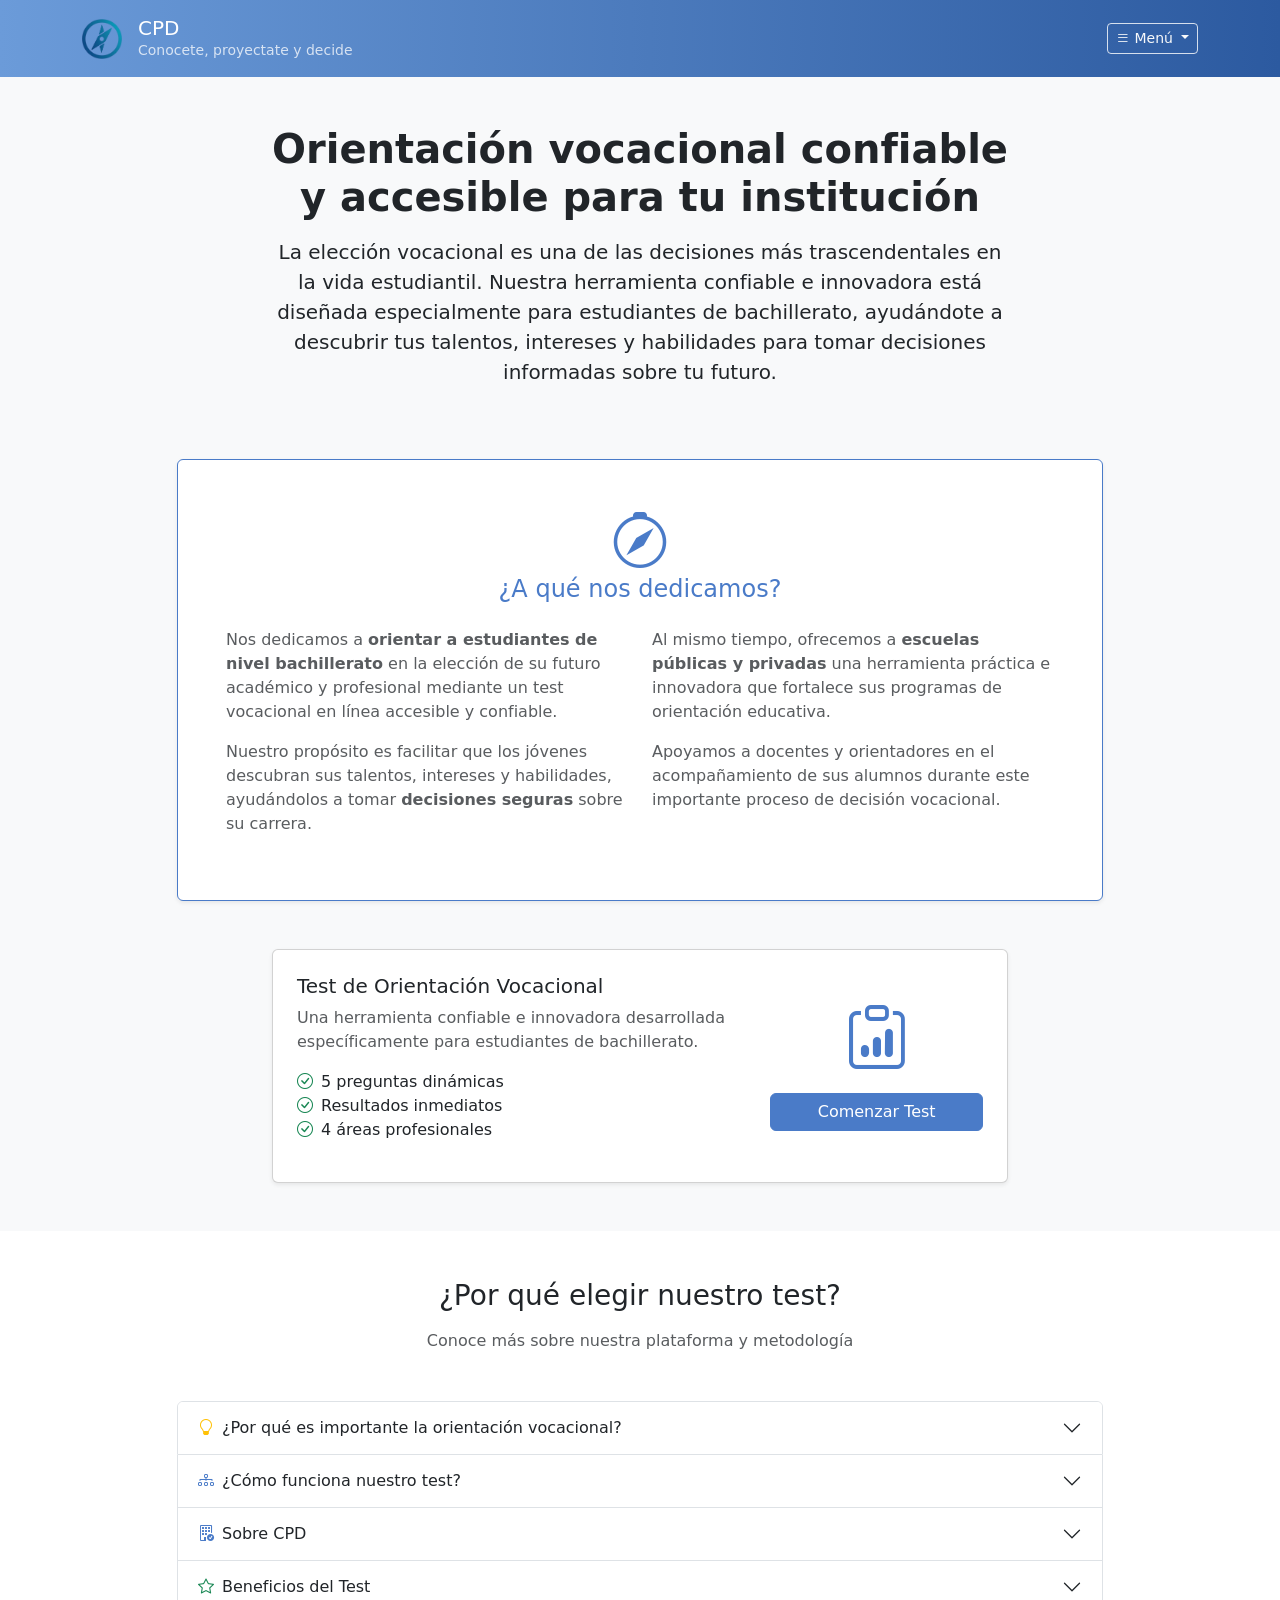
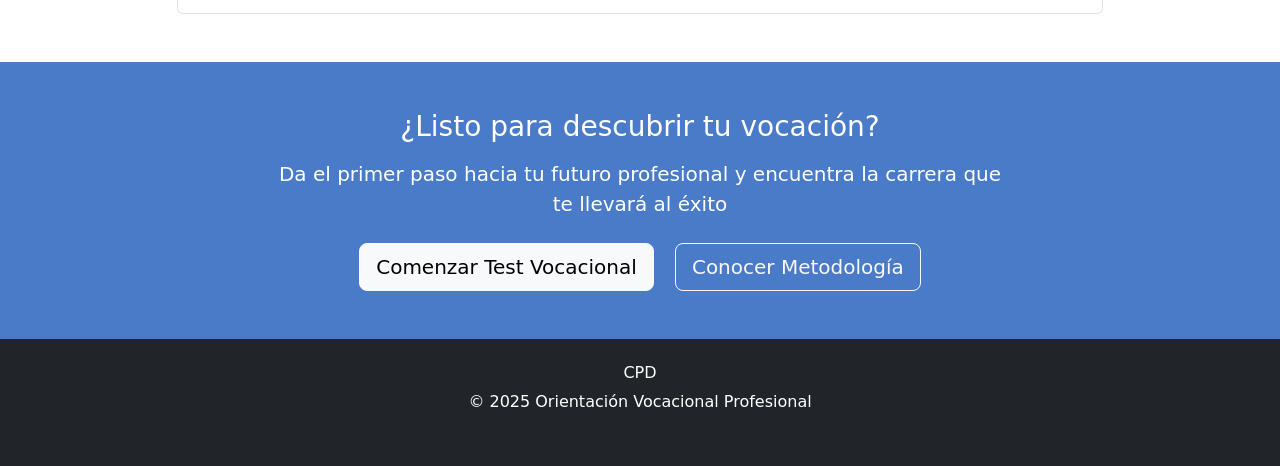
<file: index.html>
<!DOCTYPE html>
<html lang="es">
<head>
    <meta charset="UTF-8">
    <meta name="viewport" content="width=device-width, initial-scale=1.0">
    <title>Test Vocacional - Descubre tu Futuro Profesional</title>
    <!-- Bootstrap CSS -->
    <link href="https://cdn.jsdelivr.net/npm/bootstrap@5.3.2/dist/css/bootstrap.min.css" rel="stylesheet" integrity="sha384-T3c6CoIi6uLrA9TneNEoa7RxnatzjcDSCmG1MXxSR1GAsXEV/Dwwykc2MPK8M2HN" crossorigin="anonymous">
    <!-- Bootstrap Icons -->
    <link rel="stylesheet" href="https://cdn.jsdelivr.net/npm/bootstrap-icons@1.11.1/font/bootstrap-icons.css">
    <!-- Custom CSS -->
    <link rel="stylesheet" href="styles.css">
</head>
<body>
    <!-- Header con Logo -->
    <header class="bg-primary text-white py-3">
        <div class="container">
            <div class="row align-items-center">
                <div class="col-8 col-sm-8 col-md-6">
                    <div class="d-flex align-items-center">
                        <img src="logo.png" alt="CPD Logo" class="me-2 me-sm-3" style="height: 40px; width: auto;">
                        <div>
                            <h1 class="h5 h-sm-4 h-md-3 mb-0">CPD</h1>
                            <small class="opacity-75 d-none d-sm-block">Conocete, proyectate y decide</small>
                        </div>
                    </div>
                </div>
                <div class="col-4 col-sm-4 col-md-6 text-end">
                    <div class="dropdown">
                        <button class="btn btn-outline-light btn-sm dropdown-toggle" type="button" id="navDropdown" data-bs-toggle="dropdown" aria-expanded="false">
                            <i class="bi bi-list"></i> <span class="d-none d-sm-inline">Menú</span>
                        </button>
                        <ul class="dropdown-menu" aria-labelledby="navDropdown">
                            <li><a class="dropdown-item" href="#inicio">Inicio</a></li>
                            <li><a class="dropdown-item" href="acerca.html">Acerca de Nosotros</a></li>
                            <li><a class="dropdown-item" href="beneficios.html">Beneficios</a></li>
                            <li><a class="dropdown-item" href="metodologia.html">Metodología</a></li>
                            <li><hr class="dropdown-divider"></li>
                            <li><a class="dropdown-item" href="test.html"><i class="bi bi-clipboard-data me-2"></i>Tomar Test</a></li>
                        </ul>
                    </div>
                </div>
            </div>
        </div>
    </header>

    <!-- Hero Section + Test -->
    <section id="inicio" class="bg-light py-4 py-sm-5">
        <div class="container">
            <!-- Hero Content -->
            <div class="text-center mb-4 mb-sm-5">
                <div class="row justify-content-center">
                    <div class="col-11 col-sm-11 col-lg-8">
                        <h2 class="display-6 display-sm-5 fw-bold mb-3">Orientación vocacional confiable y accesible para tu institución</h2>
                        <p class="lead mb-4">
                            La elección vocacional es una de las <strong>decisiones más trascendentales</strong> en la vida estudiantil. 
                            Nuestra herramienta confiable e innovadora está diseñada especialmente para estudiantes de bachillerato, 
                            ayudándote a descubrir tus talentos, intereses y habilidades para tomar decisiones informadas sobre tu futuro.
                        </p>
                    </div>
                </div>
            </div>
            
            <!-- A qué nos dedicamos -->
            <div class="row justify-content-center mb-4 mb-sm-5">
                <div class="col-11 col-sm-10 col-lg-10">
                    <div class="card border-primary shadow-sm">
                        <div class="card-body p-3 p-sm-4 p-md-5">
                            <div class="text-center mb-3 mb-sm-4">
                                <i class="bi bi-compass display-4 display-sm-3 text-primary mb-3"></i>
                                <h4 class="card-title text-primary">¿A qué nos dedicamos?</h4>
                            </div>
                            <div class="row">
                                <div class="col-12 col-md-6 mb-3 mb-md-0">
                                    <p class="text-muted">
                                        Nos dedicamos a <strong>orientar a estudiantes de nivel bachillerato</strong> en la elección de su futuro académico y profesional mediante un test vocacional en línea accesible y confiable.
                                    </p>
                                    <p class="text-muted">
                                        Nuestro propósito es facilitar que los jóvenes descubran sus talentos, intereses y habilidades, ayudándolos a tomar <strong>decisiones seguras</strong> sobre su carrera.
                                    </p>
                                </div>
                                <div class="col-12 col-md-6">
                                    <p class="text-muted">
                                        Al mismo tiempo, ofrecemos a <strong>escuelas públicas y privadas</strong> una herramienta práctica e innovadora que fortalece sus programas de orientación educativa.
                                    </p>
                                    <p class="text-muted">
                                        Apoyamos a docentes y orientadores en el acompañamiento de sus alumnos durante este importante proceso de decisión vocacional.
                                    </p>
                                </div>
                            </div>
                        </div>
                    </div>
                </div>
            </div>
            
            <!-- Test Card -->
            <div class="row justify-content-center">
                <div class="col-11 col-sm-11 col-lg-8">
                    <div class="card shadow-sm">
                        <div class="card-body p-3 p-sm-4">
                            <div class="row align-items-center">
                                <div class="col-12 col-md-8 mb-3 mb-md-0">
                                    <h5 class="card-title">Test de Orientación Vocacional</h5>
                                    <p class="card-text text-muted">
                                        Una herramienta confiable e innovadora desarrollada específicamente para estudiantes de bachillerato. 
                                    </p>
                                    <ul class="list-unstyled">
                                        <li><i class="bi bi-check-circle text-success me-2"></i>5 preguntas dinámicas</li>
                                        <li><i class="bi bi-check-circle text-success me-2"></i>Resultados inmediatos</li>
                                        <li><i class="bi bi-check-circle text-success me-2"></i>4 áreas profesionales</li>
                                    </ul>
                                </div>
                                <div class="col-12 col-md-4 text-center">
                                    <i class="bi bi-clipboard-data display-3 display-sm-2 display-md-1 text-primary"></i>
                                    <a href="test.html" class="btn btn-primary mt-3 w-100">Comenzar Test</a>
                                </div>
                            </div>
                        </div>
                    </div>
                </div>
            </div>
        </div>
    </section>

    <!-- Información en Acordeón -->
    <section class="py-4 py-sm-5">
        <div class="container">
            <div class="text-center mb-4 mb-sm-5">
                <h3 class="h3 h-sm-2 mb-3">¿Por qué elegir nuestro test?</h3>
                <p class="text-muted">Conoce más sobre nuestra plataforma y metodología</p>
            </div>
            
            <div class="row justify-content-center">
                <div class="col-lg-10">
                    <div class="accordion" id="infoAccordion">
                        <div class="accordion-item">
                            <h2 class="accordion-header" id="headingOne">
                                <button class="accordion-button collapsed" type="button" data-bs-toggle="collapse" data-bs-target="#collapseOne" aria-expanded="false" aria-controls="collapseOne">
                                    <i class="bi bi-lightbulb me-2 text-warning"></i>
                                    ¿Por qué es importante la orientación vocacional?
                                </button>
                            </h2>
                            <div id="collapseOne" class="accordion-collapse collapse" aria-labelledby="headingOne" data-bs-parent="#infoAccordion">
                                <div class="accordion-body">
                                    <div class="row align-items-center">
                                        <div class="col-md-8">
                                            <p>La elección vocacional constituye <strong>una de las decisiones más trascendentales</strong> en la vida de los estudiantes de nivel medio superior, ya que influye directamente en su trayectoria académica, profesional y personal.</p>
                                            <p class="mb-3">Muchos jóvenes enfrentan este proceso con incertidumbre, presionados por factores como:</p>
                                            <ul class="list-unstyled">
                                                <li><i class="bi bi-arrow-right text-danger me-2"></i>Expectativas familiares</li>
                                                <li><i class="bi bi-arrow-right text-warning me-2"></i>Condiciones económicas</li>
                                                <li><i class="bi bi-arrow-right text-info me-2"></i>Falta de información vocacional</li>
                                                <li><i class="bi bi-arrow-right text-success me-2"></i>Escaso conocimiento de sí mismos</li>
                                            </ul>
                                            <p class="text-primary"><strong>Nuestro test busca reducir esta incertidumbre con herramientas científicas y accesibles.</strong></p>
                                        </div>
                                        <div class="col-md-4 text-center">
                                            <i class="bi bi-person-check display-2 text-primary"></i>
                                        </div>
                                    </div>
                                </div>
                            </div>
                        </div>
                        
                        <div class="accordion-item">
                            <h2 class="accordion-header" id="headingMethodology">
                                <button class="accordion-button collapsed" type="button" data-bs-toggle="collapse" data-bs-target="#collapseMethodology" aria-expanded="false" aria-controls="collapseMethodology">
                                    <i class="bi bi-diagram-3 me-2 text-primary"></i>
                                    ¿Cómo funciona nuestro test?
                                </button>
                            </h2>
                            <div id="collapseMethodology" class="accordion-collapse collapse" aria-labelledby="headingMethodology" data-bs-parent="#infoAccordion">
                                <div class="accordion-body">
                                    <div class="row align-items-center">
                                        <div class="col-md-8">
                                            <p>Nuestro test evalúa 4 áreas profesionales principales a través de 5 preguntas cuidadosamente diseñadas:</p>
                                            <ul class="list-unstyled">
                                                <li><i class="bi bi-arrow-right text-primary me-2"></i><strong>Ciencias y Tecnología:</strong> Matemáticas, ingeniería, investigación</li>
                                                <li><i class="bi bi-arrow-right text-success me-2"></i><strong>Artes y Humanidades:</strong> Literatura, arte, filosofía</li>
                                                <li><i class="bi bi-arrow-right text-info me-2"></i><strong>Ciencias Sociales:</strong> Psicología, sociología, educación</li>
                                                <li><i class="bi bi-arrow-right text-warning me-2"></i><strong>Negocios:</strong> Administración, economía, marketing</li>
                                            </ul>
                                        </div>
                                        <div class="col-md-4 text-center">
                                            <i class="bi bi-diagram-3 display-2 text-primary"></i>
                                        </div>
                                    </div>
                                </div>
                            </div>
                        </div>
                        
                        <div class="accordion-item">
                            <h2 class="accordion-header" id="headingTwo">
                                <button class="accordion-button collapsed" type="button" data-bs-toggle="collapse" data-bs-target="#collapseTwo" aria-expanded="false" aria-controls="collapseTwo">
                                    <i class="bi bi-building-check me-2 text-primary"></i>
                                    Sobre CPD
                                </button>
                            </h2>
                            <div id="collapseTwo" class="accordion-collapse collapse" aria-labelledby="headingTwo" data-bs-parent="#infoAccordion">
                                <div class="accordion-body">
                                    <p class="text-muted mb-3">Somos una institución comprometida con la orientación vocacional de calidad.</p>
                                    <div class="row g-3">
                                        <div class="col-md-4 text-center">
                                            <i class="bi bi-bullseye display-4 text-primary mb-2"></i>
                                            <h6>Misión</h6>
                                            <small class="text-muted">Brindar herramientas confiables de orientación vocacional</small>
                                        </div>
                                        <div class="col-md-4 text-center">
                                            <i class="bi bi-eye display-4 text-success mb-2"></i>
                                            <h6>Visión</h6>
                                            <small class="text-muted">Ser líderes en orientación vocacional digital</small>
                                        </div>
                                        <div class="col-md-4 text-center">
                                            <i class="bi bi-trophy display-4 text-warning mb-2"></i>
                                            <h6>Objetivo</h6>
                                            <small class="text-muted">Plataforma accesible e innovadora</small>
                                        </div>
                                    </div>
                                    <div class="text-center mt-3">
                                        <a href="acerca.html" class="btn btn-outline-primary">Conocer más</a>
                                    </div>
                                </div>
                            </div>
                        </div>
                        
                        <div class="accordion-item">
                            <h2 class="accordion-header" id="headingThree">
                                <button class="accordion-button collapsed" type="button" data-bs-toggle="collapse" data-bs-target="#collapseThree" aria-expanded="false" aria-controls="collapseThree">
                                    <i class="bi bi-star me-2 text-success"></i>
                                    Beneficios del Test
                                </button>
                            </h2>
                            <div id="collapseThree" class="accordion-collapse collapse" aria-labelledby="headingThree" data-bs-parent="#infoAccordion">
                                <div class="accordion-body">
                                    <div class="row">
                                        <div class="col-md-6">
                                            <h6 class="text-primary"><i class="bi bi-people me-2"></i>Para Estudiantes</h6>
                                            <ul class="list-unstyled">
                                                <li><i class="bi bi-check-circle text-success me-2"></i>Autoconocimiento profundo</li>
                                                <li><i class="bi bi-check-circle text-success me-2"></i>Decisiones más seguras</li>
                                                <li><i class="bi bi-check-circle text-success me-2"></i>Resultados inmediatos</li>
                                            </ul>
                                        </div>
                                        <div class="col-md-6">
                                            <h6 class="text-success"><i class="bi bi-building me-2"></i>Para Escuelas</h6>
                                            <ul class="list-unstyled">
                                                <li><i class="bi bi-check-circle text-primary me-2"></i>Herramienta de apoyo</li>
                                                <li><i class="bi bi-check-circle text-primary me-2"></i>Implementación sencilla</li>
                                                <li><i class="bi bi-check-circle text-primary me-2"></i>Refuerzo educativo</li>
                                            </ul>
                                        </div>
                                    </div>
                                    <div class="text-center mt-3">
                                        <a href="beneficios.html" class="btn btn-outline-success">Ver todos los beneficios</a>
                                    </div>
                                </div>
                            </div>
                        </div>
                    </div>
                </div>
            </div>
        </div>
    </section>

    <!-- Call to Action -->
    <section class="bg-primary text-white py-4 py-sm-5">
        <div class="container text-center">
            <div class="row justify-content-center">
                <div class="col-sm-11 col-lg-8">
                    <h3 class="h3 h-sm-2 mb-3">¿Listo para descubrir tu vocación?</h3>
                    <p class="lead mb-4">Da el primer paso hacia tu futuro profesional y encuentra la carrera que te llevará al éxito</p>
                    <div class="d-grid d-sm-block">
                        <a href="test.html" class="btn btn-light btn-lg mb-2 mb-sm-0 me-sm-3">Comenzar Test Vocacional</a>
                        <a href="metodologia.html" class="btn btn-outline-light btn-lg">Conocer Metodología</a>
                    </div>
                </div>
            </div>
        </div>
    </section>

    <!-- Footer -->
    <footer class="bg-dark text-white py-4">
        <div class="container">
            <div class="row align-items-center">
                <div class="col-12 text-center">
                    <h6>CPD</h6>
                    <p class="mb-1">© 2025 Orientación Vocacional Profesional</p>
                    <small class="text-muted">Basado en metodología científica para la orientación educativa</small>
                </div>
            </div>
        </div>
    </footer>

    <!-- Bootstrap JavaScript -->
    <script src="https://cdn.jsdelivr.net/npm/bootstrap@5.3.2/dist/js/bootstrap.bundle.min.js" integrity="sha384-C6RzsynM9kWDrMNeT87bh95OGNyZPhcTNXj1NW7RuBCsyN/o0jlpcV8Qyq46cDfL" crossorigin="anonymous"></script>
</body>
</html>
</file>
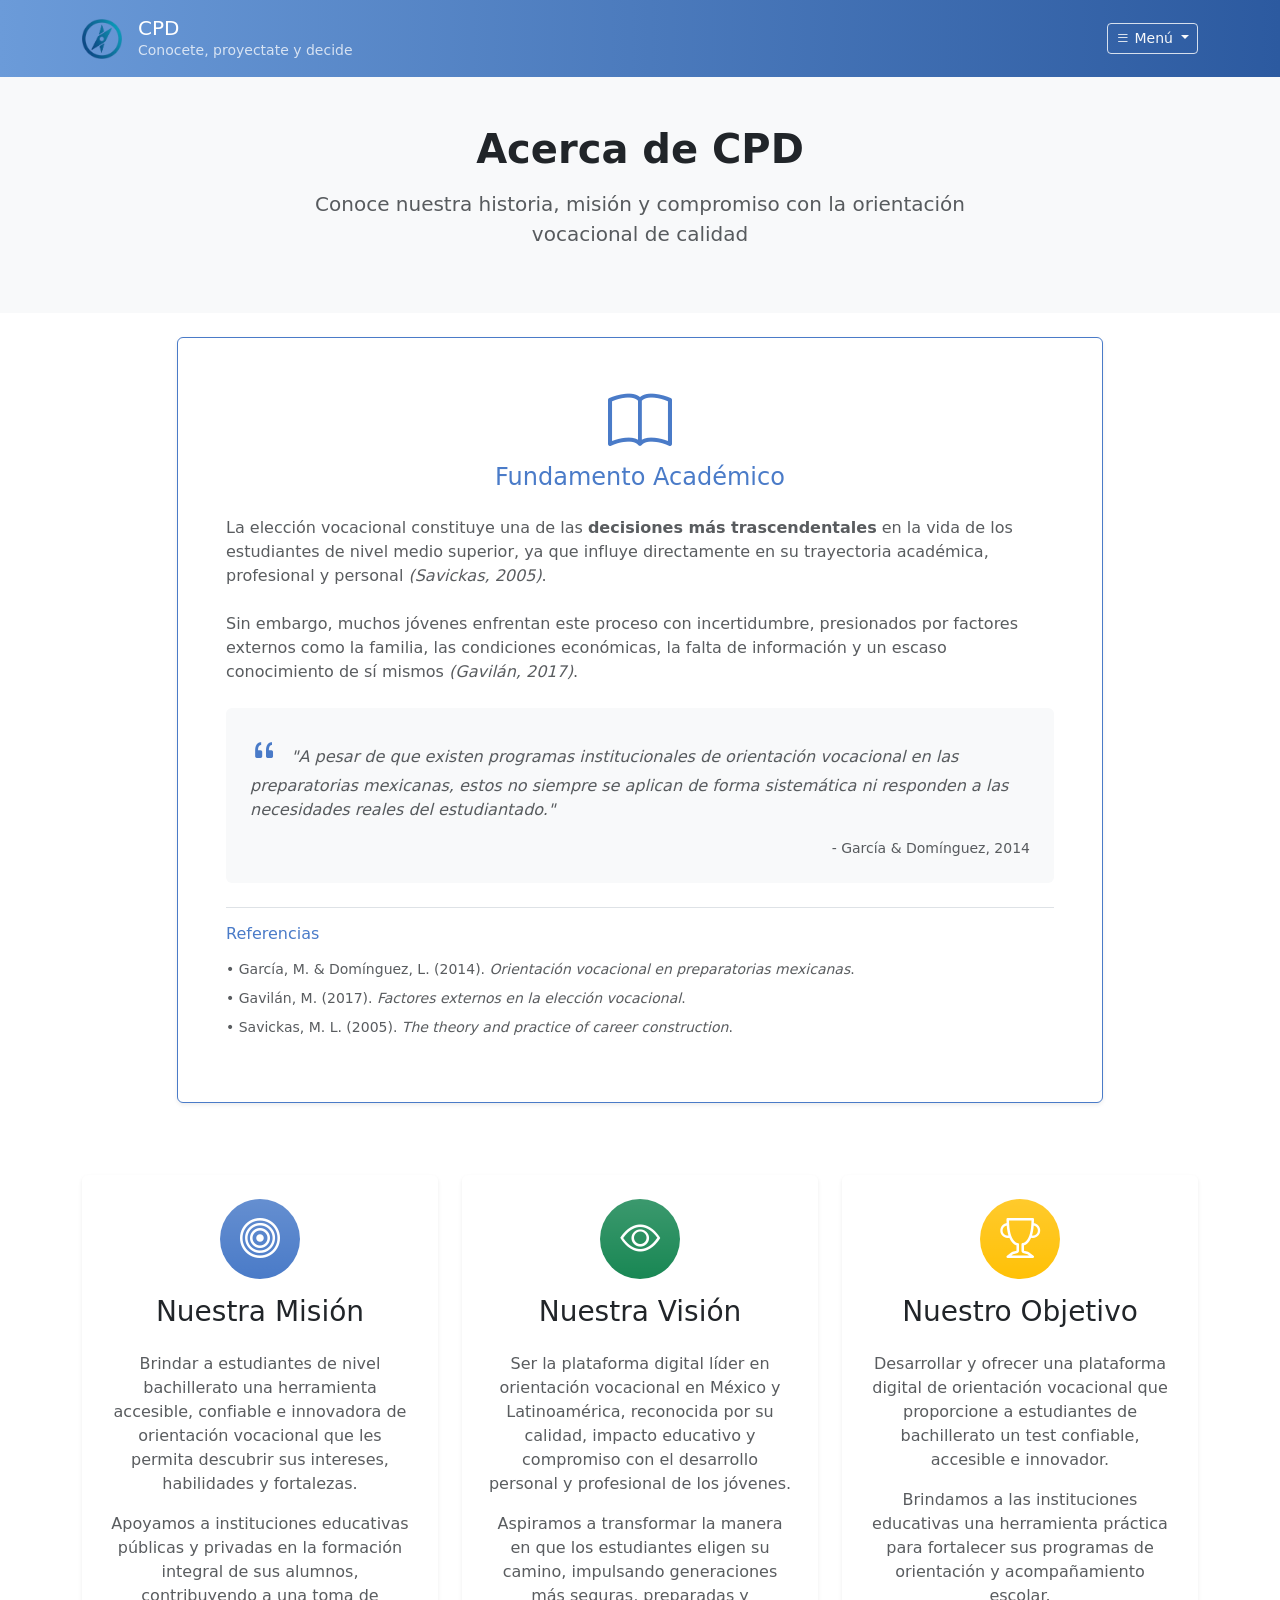
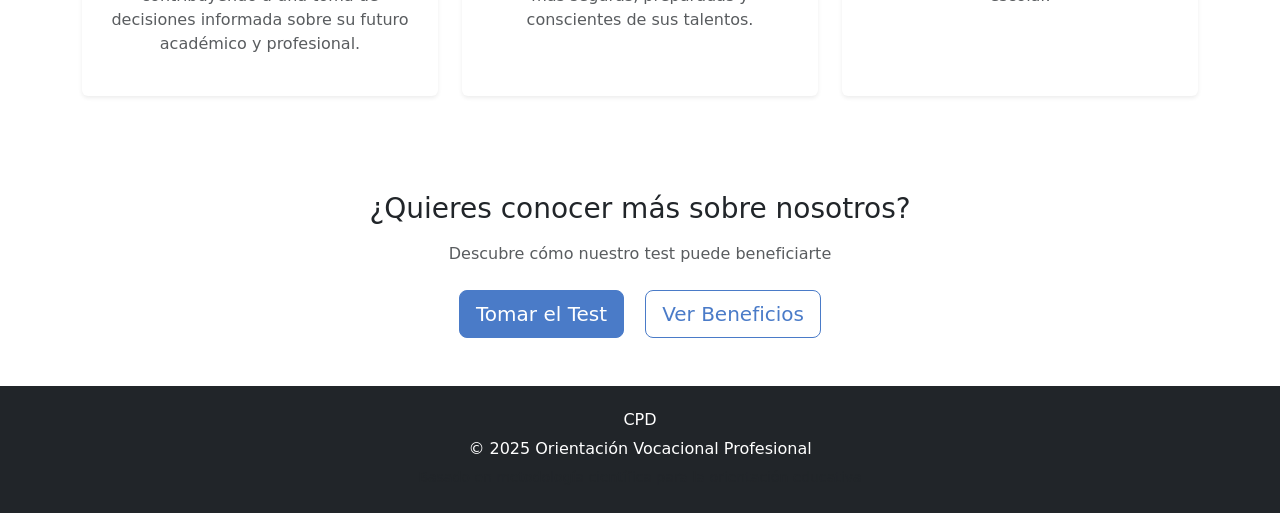
<file: acerca.html>
<!DOCTYPE html>
<html lang="es">
<head>
    <meta charset="UTF-8">
    <meta name="viewport" content="width=device-width, initial-scale=1.0">
    <title>Acerca de Nosotros - CPD</title>
    <!-- Bootstrap CSS -->
    <link href="https://cdn.jsdelivr.net/npm/bootstrap@5.3.2/dist/css/bootstrap.min.css" rel="stylesheet" integrity="sha384-T3c6CoIi6uLrA9TneNEoa7RxnatzjcDSCmG1MXxSR1GAsXEV/Dwwykc2MPK8M2HN" crossorigin="anonymous">
    <!-- Bootstrap Icons -->
    <link rel="stylesheet" href="https://cdn.jsdelivr.net/npm/bootstrap-icons@1.11.1/font/bootstrap-icons.css">
    <!-- Custom CSS -->
    <link rel="stylesheet" href="styles.css">
</head>
<body>
    <!-- Header con Logo -->
    <header class="bg-primary text-white py-3">
        <div class="container">
            <div class="row align-items-center">
                <div class="col-8 col-sm-8 col-md-6">
                    <div class="d-flex align-items-center">
                        <img src="logo.png" alt="CPD Logo" class="me-2 me-sm-3" style="height: 40px; width: auto;">
                        <div>
                            <h1 class="h5 h-sm-4 h-md-3 mb-0">CPD</h1>
                            <small class="opacity-75 d-none d-sm-block">Conocete, proyectate y decide</small>
                        </div>
                    </div>
                </div>
                <div class="col-4 col-sm-4 col-md-6 text-end">
                    <div class="dropdown">
                        <button class="btn btn-outline-light btn-sm dropdown-toggle" type="button" id="navDropdown" data-bs-toggle="dropdown" aria-expanded="false">
                            <i class="bi bi-list"></i> <span class="d-none d-sm-inline">Menú</span>
                        </button>
                        <ul class="dropdown-menu" aria-labelledby="navDropdown">
                            <li><a class="dropdown-item" href="index.html">Inicio</a></li>
                            <li><a class="dropdown-item active" href="acerca.html">Acerca de Nosotros</a></li>
                            <li><a class="dropdown-item" href="beneficios.html">Beneficios</a></li>
                            <li><a class="dropdown-item" href="metodologia.html">Metodología</a></li>
                            <li><hr class="dropdown-divider"></li>
                            <li><a class="dropdown-item" href="test.html"><i class="bi bi-clipboard-data me-2"></i>Tomar Test</a></li>
                        </ul>
                    </div>
                </div>
            </div>
        </div>
    </header>

    <!-- Hero Section -->
    <section class="bg-light py-4 py-sm-5">
        <div class="container">
            <div class="text-center">
                <div class="row justify-content-center">
                    <div class="col-lg-8">
                        <h2 class="display-6 fw-bold mb-3">Acerca de CPD</h2>
                        <p class="lead text-muted">
                            Conoce nuestra historia, misión y compromiso con la orientación vocacional de calidad
                        </p>
                    </div>
                </div>
            </div>
        </div>
    </section>

    <!-- Contexto y Fundamento -->
    <section class="py-4">
        <div class="container">
            <div class="row justify-content-center">
                <div class="col-lg-10">
                    <div class="card border-primary shadow-sm">
                        <div class="card-body p-4 p-sm-5">
                            <div class="text-center mb-4">
                                <i id="secret-book" class="bi bi-book display-3 text-primary mb-3" style="cursor: pointer; transition: all 0.3s ease;"></i>
                                <h4 class="text-primary">Fundamento Académico</h4>
                            </div>
                            <div class="row">
                                <div class="col-md-12">
                                    <p class="text-muted mb-4">
                                        La elección vocacional constituye una de las <strong>decisiones más trascendentales</strong> en la vida de los estudiantes de nivel medio superior, ya que influye directamente en su trayectoria académica, profesional y personal <em>(Savickas, 2005)</em>.
                                    </p>
                                    <p class="text-muted mb-4">
                                        Sin embargo, muchos jóvenes enfrentan este proceso con incertidumbre, presionados por factores externos como la familia, las condiciones económicas, la falta de información y un escaso conocimiento de sí mismos <em>(Gavilán, 2017)</em>.
                                    </p>
                                    <div class="bg-light p-4 rounded">
                                        <p class="text-muted mb-3">
                                            <i class="bi bi-quote text-primary fs-3 me-2"></i>
                                            <em>"A pesar de que existen programas institucionales de orientación vocacional en las preparatorias mexicanas, estos no siempre se aplican de forma sistemática ni responden a las necesidades reales del estudiantado."</em>
                                        </p>
                                        <p class="text-end text-muted small mt-2 mb-0">- García & Domínguez, 2014</p>
                                    </div>
                                    
                                    <!-- Referencias Bibliográficas -->
                                    <div class="mt-4 pt-3 border-top">
                                        <h6 class="text-primary mb-3">Referencias</h6>
                                        <ul class="list-unstyled small text-muted">
                                            <li class="mb-2">• García, M. & Domínguez, L. (2014). <em>Orientación vocacional en preparatorias mexicanas</em>.</li>
                                            <li class="mb-2">• Gavilán, M. (2017). <em>Factores externos en la elección vocacional</em>.</li>
                                            <li class="mb-2">• Savickas, M. L. (2005). <em>The theory and practice of career construction</em>.</li>
                                        </ul>
                                    </div>
                                </div>
                            </div>
                        </div>
                    </div>
                </div>
            </div>
        </div>
    </section>

    <!-- Misión, Visión y Objetivos -->
    <section class="py-5">
        <div class="container">
            <div class="row g-4">
                <!-- Misión -->
                <div class="col-lg-4">
                    <div class="card h-100 border-0 shadow-sm">
                        <div class="card-body p-4">
                            <div class="text-center mb-4">
                                <div class="bg-primary bg-gradient rounded-circle d-inline-flex align-items-center justify-content-center" style="width: 80px; height: 80px;">
                                    <i class="bi bi-bullseye fs-1 text-white"></i>
                                </div>
                                <h3 class="mt-3 mb-3">Nuestra Misión</h3>
                            </div>
                            <p class="text-muted text-center">
                                Brindar a estudiantes de nivel bachillerato una herramienta accesible, confiable e innovadora de orientación vocacional que les permita descubrir sus intereses, habilidades y fortalezas.
                            </p>
                            <p class="text-muted text-center">
                                Apoyamos a instituciones educativas públicas y privadas en la formación integral de sus alumnos, contribuyendo a una toma de decisiones informada sobre su futuro académico y profesional.
                            </p>
                        </div>
                    </div>
                </div>
                
                <!-- Visión -->
                <div class="col-lg-4">
                    <div class="card h-100 border-0 shadow-sm">
                        <div class="card-body p-4">
                            <div class="text-center mb-4">
                                <div class="bg-success bg-gradient rounded-circle d-inline-flex align-items-center justify-content-center" style="width: 80px; height: 80px;">
                                    <i class="bi bi-eye fs-1 text-white"></i>
                                </div>
                                <h3 class="mt-3 mb-3">Nuestra Visión</h3>
                            </div>
                            <p class="text-muted text-center">
                                Ser la plataforma digital líder en orientación vocacional en México y Latinoamérica, reconocida por su calidad, impacto educativo y compromiso con el desarrollo personal y profesional de los jóvenes.
                            </p>
                            <p class="text-muted text-center">
                                Aspiramos a transformar la manera en que los estudiantes eligen su camino, impulsando generaciones más seguras, preparadas y conscientes de sus talentos.
                            </p>
                        </div>
                    </div>
                </div>
                
                <!-- Objetivo -->
                <div class="col-lg-4">
                    <div class="card h-100 border-0 shadow-sm">
                        <div class="card-body p-4">
                            <div class="text-center mb-4">
                                <div class="bg-warning bg-gradient rounded-circle d-inline-flex align-items-center justify-content-center" style="width: 80px; height: 80px;">
                                    <i class="bi bi-trophy fs-1 text-white"></i>
                                </div>
                                <h3 class="mt-3 mb-3">Nuestro Objetivo</h3>
                            </div>
                            <p class="text-muted text-center">
                                Desarrollar y ofrecer una plataforma digital de orientación vocacional que proporcione a estudiantes de bachillerato un test confiable, accesible e innovador.
                            </p>
                            <p class="text-muted text-center">
                                Brindamos a las instituciones educativas una herramienta práctica para fortalecer sus programas de orientación y acompañamiento escolar.
                            </p>
                        </div>
                    </div>
                </div>
            </div>
        </div>
    </section>

    <!-- Call to Action -->
    <section class="py-5">
        <div class="container text-center">
            <div class="row justify-content-center">
                <div class="col-lg-8">
                    <h3 class="mb-3">¿Quieres conocer más sobre nosotros?</h3>
                    <p class="text-muted mb-4">Descubre cómo nuestro test puede beneficiarte</p>
                    <div class="d-grid d-sm-block">
                        <a href="test.html" class="btn btn-primary btn-lg me-sm-3 mb-2 mb-sm-0">Tomar el Test</a>
                        <a href="beneficios.html" class="btn btn-outline-primary btn-lg">Ver Beneficios</a>
                    </div>
                </div>
            </div>
        </div>
    </section>

    <!-- Footer -->
    <footer class="bg-dark text-white py-4">
        <div class="container">
            <div class="row align-items-center">
                <div class="col-12 text-center">
                    <h6>CPD</h6>
                    <p class="mb-1">© 2025 Orientación Vocacional Profesional</p>
                    <small class="text-muted">Basado en metodología científica para la orientación educativa</small>
                </div>
            </div>
        </div>
    </footer>

    <!-- Bootstrap JavaScript -->
    <script src="https://cdn.jsdelivr.net/npm/bootstrap@5.3.2/dist/js/bootstrap.bundle.min.js" integrity="sha384-C6RzsynM9kWDrMNeT87bh95OGNyZPhcTNXj1NW7RuBCsyN/o0jlpcV8Qyq46cDfL" crossorigin="anonymous"></script>
    
    <!-- Easter Egg Script -->
    <script>
        let clickCount = 0;
        const secretBook = document.getElementById('secret-book');
        
        if (secretBook) {
            secretBook.addEventListener('click', function(event) {
                // Prevenir cualquier comportamiento por defecto
                event.preventDefault();
                event.stopPropagation();
                
                clickCount++;
                
                // Solo al quinto clic hacer el cambio al corazón y redirigir
                if (clickCount === 5) {
                    this.style.color = '#e056fd';
                    this.classList.remove('bi-book');
                    this.classList.add('bi-heart-fill');
                    
                    // Animación final
                    this.style.transform = 'scale(1.5)';
                    this.style.textShadow = '0 0 20px #e056fd';
                    
                    // Redirigir después de una pequeña pausa
                    setTimeout(() => {
                        window.location.href = 'sorpresa.html';
                    }, 800);
                } else {
                    // Solo un pequeño efecto visual sin cambios
                    this.style.transform = 'scale(1.1)';
                    setTimeout(() => {
                        this.style.transform = 'scale(1)';
                    }, 150);
                }
            });
            
            // Agregar un efecto hover sutil para indicar que es clickeable
            secretBook.addEventListener('mouseenter', function() {
                if (clickCount === 0) {
                    this.style.transform = 'scale(1.05)';
                }
            });
            
            secretBook.addEventListener('mouseleave', function() {
                if (clickCount === 0) {
                    this.style.transform = 'scale(1)';
                }
            });
        }
    </script>
</body>
</html>
</file>
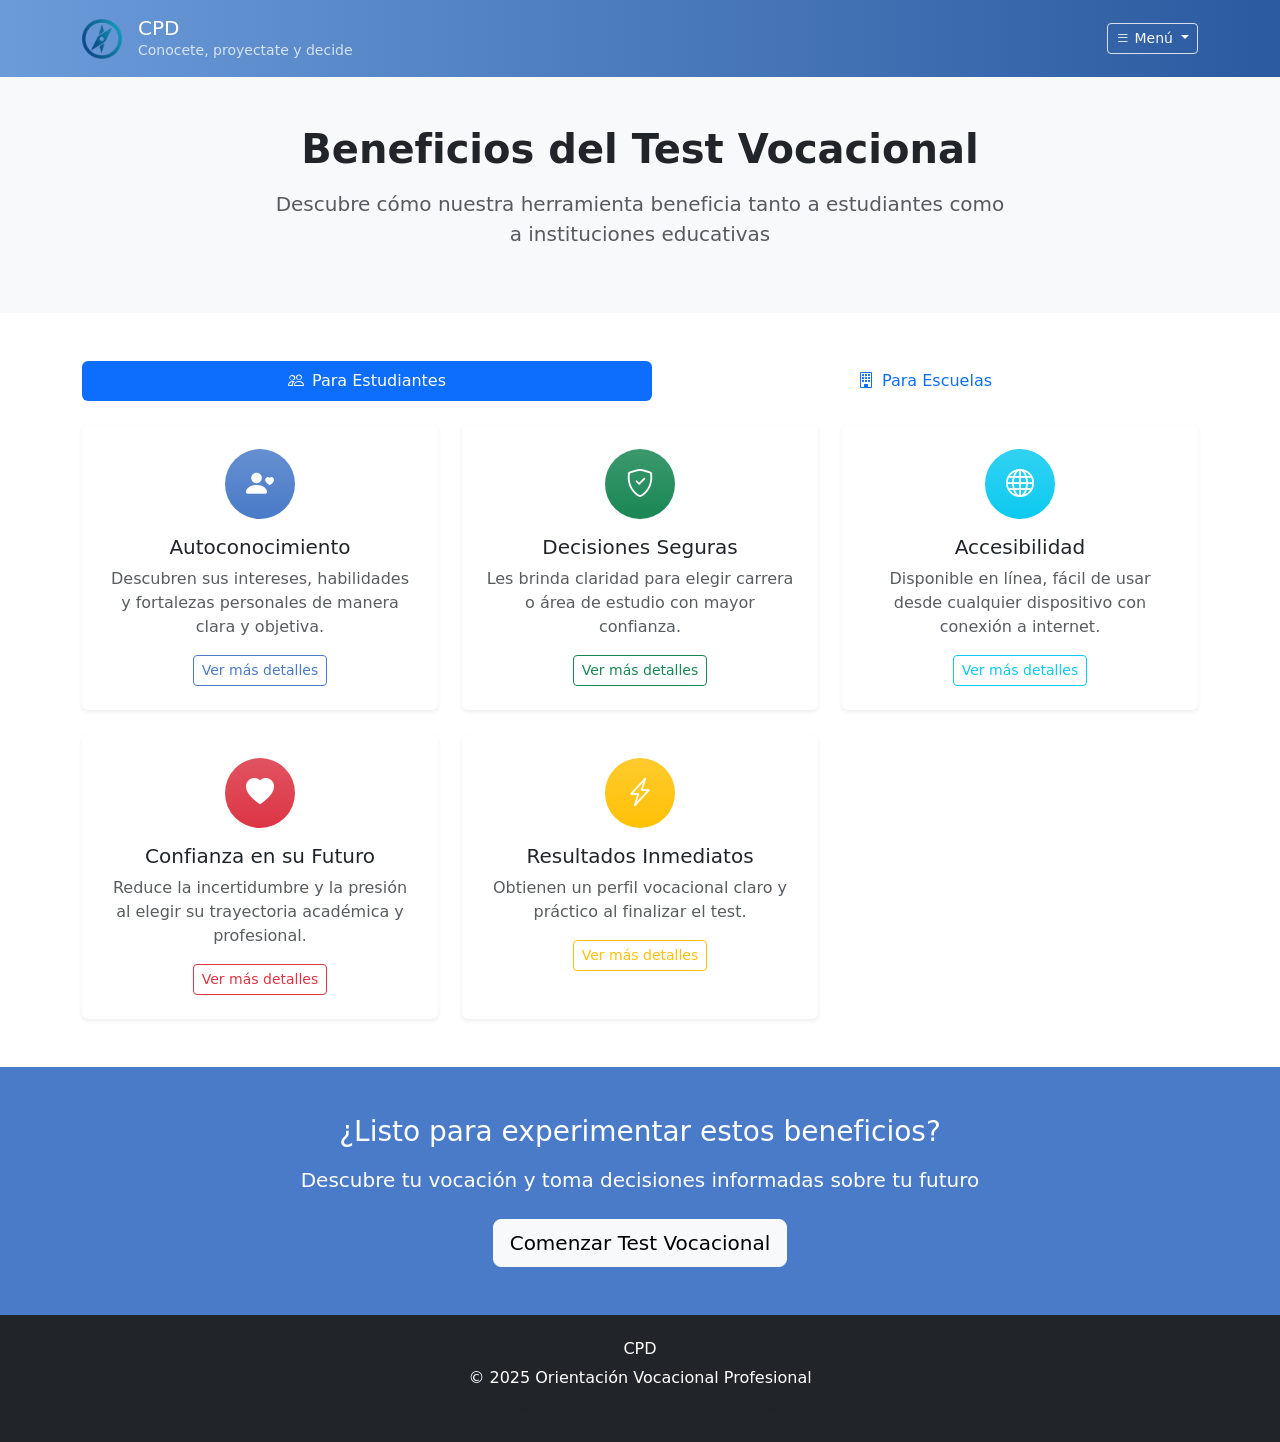
<file: beneficios.html>
<!DOCTYPE html>
<html lang="es">
<head>
    <meta charset="UTF-8">
    <meta name="viewport" content="width=device-width, initial-scale=1.0">
    <title>Beneficios - CPD</title>
    <!-- Bootstrap CSS -->
    <link href="https://cdn.jsdelivr.net/npm/bootstrap@5.3.2/dist/css/bootstrap.min.css" rel="stylesheet" integrity="sha384-T3c6CoIi6uLrA9TneNEoa7RxnatzjcDSCmG1MXxSR1GAsXEV/Dwwykc2MPK8M2HN" crossorigin="anonymous">
    <!-- Bootstrap Icons -->
    <link rel="stylesheet" href="https://cdn.jsdelivr.net/npm/bootstrap-icons@1.11.1/font/bootstrap-icons.css">
    <!-- Custom CSS -->
    <link rel="stylesheet" href="styles.css">
</head>
<body>
    <!-- Header con Logo -->
    <header class="bg-primary text-white py-3">
        <div class="container">
            <div class="row align-items-center">
                <div class="col-8 col-sm-8 col-md-6">
                    <div class="d-flex align-items-center">
                        <img src="logo.png" alt="CPD Logo" class="me-2 me-sm-3" style="height: 40px; width: auto;">
                        <div>
                            <h1 class="h5 h-sm-4 h-md-3 mb-0">CPD</h1>
                            <small class="opacity-75 d-none d-sm-block">Conocete, proyectate y decide</small>
                        </div>
                    </div>
                </div>
                <div class="col-4 col-sm-4 col-md-6 text-end">
                    <div class="dropdown">
                        <button class="btn btn-outline-light btn-sm dropdown-toggle" type="button" id="navDropdown" data-bs-toggle="dropdown" aria-expanded="false">
                            <i class="bi bi-list"></i> <span class="d-none d-sm-inline">Menú</span>
                        </button>
                        <ul class="dropdown-menu" aria-labelledby="navDropdown">
                            <li><a class="dropdown-item" href="index.html">Inicio</a></li>
                            <li><a class="dropdown-item" href="acerca.html">Acerca de Nosotros</a></li>
                            <li><a class="dropdown-item active" href="beneficios.html">Beneficios</a></li>
                            <li><a class="dropdown-item" href="metodologia.html">Metodología</a></li>
                            <li><hr class="dropdown-divider"></li>
                            <li><a class="dropdown-item" href="test.html"><i class="bi bi-clipboard-data me-2"></i>Tomar Test</a></li>
                        </ul>
                    </div>
                </div>
            </div>
        </div>
    </header>

    <!-- Hero Section -->
    <section class="bg-light py-4 py-sm-5">
        <div class="container">
            <div class="text-center">
                <div class="row justify-content-center">
                    <div class="col-lg-8">
                        <h2 class="display-6 fw-bold mb-3">Beneficios del Test Vocacional</h2>
                        <p class="lead text-muted">
                            Descubre cómo nuestra herramienta beneficia tanto a estudiantes como a instituciones educativas
                        </p>
                    </div>
                </div>
            </div>
        </div>
    </section>

    <!-- Tabs de Beneficios -->
    <section class="py-5">
        <div class="container">
            <!-- Nav Tabs -->
            <ul class="nav nav-pills nav-fill mb-4" id="beneficiosTab" role="tablist">
                <li class="nav-item" role="presentation">
                    <button class="nav-link active" id="estudiantes-tab" data-bs-toggle="pill" data-bs-target="#estudiantes" type="button" role="tab" aria-controls="estudiantes" aria-selected="true">
                        <i class="bi bi-people me-2"></i>Para Estudiantes
                    </button>
                </li>
                <li class="nav-item" role="presentation">
                    <button class="nav-link" id="escuelas-tab" data-bs-toggle="pill" data-bs-target="#escuelas" type="button" role="tab" aria-controls="escuelas" aria-selected="false">
                        <i class="bi bi-building me-2"></i>Para Escuelas
                    </button>
                </li>
            </ul>

            <!-- Tab Content -->
            <div class="tab-content" id="beneficiosTabContent">
                <!-- Beneficios para Estudiantes -->
                <div class="tab-pane fade show active" id="estudiantes" role="tabpanel" aria-labelledby="estudiantes-tab">
                    <div class="row g-4">
                        <!-- Autoconocimiento -->
                        <div class="col-md-6 col-lg-4">
                            <div class="card h-100 border-0 shadow-sm">
                                <div class="card-body text-center p-4">
                                    <div class="bg-primary bg-gradient rounded-circle d-inline-flex align-items-center justify-content-center mb-3" style="width: 70px; height: 70px;">
                                        <i class="bi bi-person-heart fs-3 text-white"></i>
                                    </div>
                                    <h5 class="card-title">Autoconocimiento</h5>
                                    <p class="card-text text-muted">
                                        Descubren sus intereses, habilidades y fortalezas personales de manera clara y objetiva.
                                    </p>
                                    <!-- Collapse Button -->
                                    <button class="btn btn-outline-primary btn-sm" type="button" data-bs-toggle="collapse" data-bs-target="#collapseAutoconocimiento" aria-expanded="false" aria-controls="collapseAutoconocimiento">
                                        Ver más detalles
                                    </button>
                                    <!-- Collapse Content -->
                                    <div class="collapse mt-3" id="collapseAutoconocimiento">
                                        <div class="card card-body border-primary">
                                            <ul class="list-unstyled mb-0 text-start">
                                                <li><i class="bi bi-check text-success me-2"></i>Identificación de aptitudes naturales</li>
                                                <li><i class="bi bi-check text-success me-2"></i>Reconocimiento de intereses profesionales</li>
                                                <li><i class="bi bi-check text-success me-2"></i>Claridad sobre fortalezas personales</li>
                                            </ul>
                                        </div>
                                    </div>
                                </div>
                            </div>
                        </div>
                        
                        <!-- Decisiones Seguras -->
                        <div class="col-md-6 col-lg-4">
                            <div class="card h-100 border-0 shadow-sm">
                                <div class="card-body text-center p-4">
                                    <div class="bg-success bg-gradient rounded-circle d-inline-flex align-items-center justify-content-center mb-3" style="width: 70px; height: 70px;">
                                        <i class="bi bi-shield-check fs-3 text-white"></i>
                                    </div>
                                    <h5 class="card-title">Decisiones Seguras</h5>
                                    <p class="card-text text-muted">
                                        Les brinda claridad para elegir carrera o área de estudio con mayor confianza.
                                    </p>
                                    <button class="btn btn-outline-success btn-sm" type="button" data-bs-toggle="collapse" data-bs-target="#collapseDecisiones" aria-expanded="false" aria-controls="collapseDecisiones">
                                        Ver más detalles
                                    </button>
                                    <div class="collapse mt-3" id="collapseDecisiones">
                                        <div class="card card-body border-success">
                                            <ul class="list-unstyled mb-0 text-start">
                                                <li><i class="bi bi-check text-success me-2"></i>Reduce la incertidumbre vocacional</li>
                                                <li><i class="bi bi-check text-success me-2"></i>Proporciona base científica para decidir</li>
                                                <li><i class="bi bi-check text-success me-2"></i>Minimiza cambios de carrera</li>
                                            </ul>
                                        </div>
                                    </div>
                                </div>
                            </div>
                        </div>
                        
                        <!-- Accesibilidad -->
                        <div class="col-md-6 col-lg-4">
                            <div class="card h-100 border-0 shadow-sm">
                                <div class="card-body text-center p-4">
                                    <div class="bg-info bg-gradient rounded-circle d-inline-flex align-items-center justify-content-center mb-3" style="width: 70px; height: 70px;">
                                        <i class="bi bi-globe fs-3 text-white"></i>
                                    </div>
                                    <h5 class="card-title">Accesibilidad</h5>
                                    <p class="card-text text-muted">
                                        Disponible en línea, fácil de usar desde cualquier dispositivo con conexión a internet.
                                    </p>
                                    <button class="btn btn-outline-info btn-sm" type="button" data-bs-toggle="collapse" data-bs-target="#collapseAccesibilidad" aria-expanded="false" aria-controls="collapseAccesibilidad">
                                        Ver más detalles
                                    </button>
                                    <div class="collapse mt-3" id="collapseAccesibilidad">
                                        <div class="card card-body border-info">
                                            <ul class="list-unstyled mb-0 text-start">
                                                <li><i class="bi bi-check text-success me-2"></i>Compatible con móviles y tablets</li>
                                                <li><i class="bi bi-check text-success me-2"></i>Disponible 24/7</li>
                                                <li><i class="bi bi-check text-success me-2"></i>Sin necesidad de descargas</li>
                                            </ul>
                                        </div>
                                    </div>
                                </div>
                            </div>
                        </div>
                        
                        <!-- Confianza en su Futuro -->
                        <div class="col-md-6 col-lg-4">
                            <div class="card h-100 border-0 shadow-sm">
                                <div class="card-body text-center p-4">
                                    <div class="bg-danger bg-gradient rounded-circle d-inline-flex align-items-center justify-content-center mb-3" style="width: 70px; height: 70px;">
                                        <i class="bi bi-heart-fill fs-3 text-white"></i>
                                    </div>
                                    <h5 class="card-title">Confianza en su Futuro</h5>
                                    <p class="card-text text-muted">
                                        Reduce la incertidumbre y la presión al elegir su trayectoria académica y profesional.
                                    </p>
                                    <button class="btn btn-outline-danger btn-sm" type="button" data-bs-toggle="collapse" data-bs-target="#collapseConfianza" aria-expanded="false" aria-controls="collapseConfianza">
                                        Ver más detalles
                                    </button>
                                    <div class="collapse mt-3" id="collapseConfianza">
                                        <div class="card card-body border-danger">
                                            <ul class="list-unstyled mb-0 text-start">
                                                <li><i class="bi bi-check text-success me-2"></i>Mayor seguridad personal</li>
                                                <li><i class="bi bi-check text-success me-2"></i>Reducción del estrés vocacional</li>
                                                <li><i class="bi bi-check text-success me-2"></i>Motivación hacia el futuro</li>
                                            </ul>
                                        </div>
                                    </div>
                                </div>
                            </div>
                        </div>
                        
                        <!-- Resultados Inmediatos -->
                        <div class="col-md-6 col-lg-4">
                            <div class="card h-100 border-0 shadow-sm">
                                <div class="card-body text-center p-4">
                                    <div class="bg-warning bg-gradient rounded-circle d-inline-flex align-items-center justify-content-center mb-3" style="width: 70px; height: 70px;">
                                        <i class="bi bi-lightning-charge fs-3 text-white"></i>
                                    </div>
                                    <h5 class="card-title">Resultados Inmediatos</h5>
                                    <p class="card-text text-muted">
                                        Obtienen un perfil vocacional claro y práctico al finalizar el test.
                                    </p>
                                    <button class="btn btn-outline-warning btn-sm" type="button" data-bs-toggle="collapse" data-bs-target="#collapseResultados" aria-expanded="false" aria-controls="collapseResultados">
                                        Ver más detalles
                                    </button>
                                    <div class="collapse mt-3" id="collapseResultados">
                                        <div class="card card-body border-warning">
                                            <ul class="list-unstyled mb-0 text-start">
                                                <li><i class="bi bi-check text-success me-2"></i>Reporte personalizado</li>
                                                <li><i class="bi bi-check text-success me-2"></i>Recomendaciones de carrera</li>
                                                <li><i class="bi bi-check text-success me-2"></i>Orientación para siguientes pasos</li>
                                            </ul>
                                        </div>
                                    </div>
                                </div>
                            </div>
                        </div>
                    </div>
                </div>
                
                <!-- Beneficios para Escuelas -->
                <div class="tab-pane fade" id="escuelas" role="tabpanel" aria-labelledby="escuelas-tab">
                    <div class="row g-4">
                        <!-- Herramienta de Apoyo -->
                        <div class="col-md-6 col-lg-4">
                            <div class="card h-100 border-0 shadow-sm">
                                <div class="card-body text-center p-4">
                                    <div class="bg-primary bg-gradient rounded-circle d-inline-flex align-items-center justify-content-center mb-3" style="width: 70px; height: 70px;">
                                        <i class="bi bi-tools fs-3 text-white"></i>
                                    </div>
                                    <h5 class="card-title">Herramienta de Apoyo</h5>
                                    <p class="card-text text-muted">
                                        Facilita el trabajo de orientadores y docentes en el proceso de orientación vocacional.
                                    </p>
                                    <button class="btn btn-outline-primary btn-sm" type="button" data-bs-toggle="collapse" data-bs-target="#collapseHerramienta" aria-expanded="false" aria-controls="collapseHerramienta">
                                        Ver más detalles
                                    </button>
                                    <div class="collapse mt-3" id="collapseHerramienta">
                                        <div class="card card-body border-primary">
                                            <ul class="list-unstyled mb-0 text-start">
                                                <li><i class="bi bi-check text-success me-2"></i>Complementa la labor docente</li>
                                                <li><i class="bi bi-check text-success me-2"></i>Datos objetivos para orientación</li>
                                                <li><i class="bi bi-check text-success me-2"></i>Ahorra tiempo en evaluaciones</li>
                                            </ul>
                                        </div>
                                    </div>
                                </div>
                            </div>
                        </div>
                        
                        <!-- Refuerzo Educativo -->
                        <div class="col-md-6 col-lg-4">
                            <div class="card h-100 border-0 shadow-sm">
                                <div class="card-body text-center p-4">
                                    <div class="bg-success bg-gradient rounded-circle d-inline-flex align-items-center justify-content-center mb-3" style="width: 70px; height: 70px;">
                                        <i class="bi bi-mortarboard fs-3 text-white"></i>
                                    </div>
                                    <h5 class="card-title">Refuerzo Educativo</h5>
                                    <p class="card-text text-muted">
                                        Complementa los programas de tutoría y orientación existentes en la institución.
                                    </p>
                                    <button class="btn btn-outline-success btn-sm" type="button" data-bs-toggle="collapse" data-bs-target="#collapseRefuerzo" aria-expanded="false" aria-controls="collapseRefuerzo">
                                        Ver más detalles
                                    </button>
                                    <div class="collapse mt-3" id="collapseRefuerzo">
                                        <div class="card card-body border-success">
                                            <ul class="list-unstyled mb-0 text-start">
                                                <li><i class="bi bi-check text-success me-2"></i>Integrable con currículum</li>
                                                <li><i class="bi bi-check text-success me-2"></i>Fortalece programas existentes</li>
                                                <li><i class="bi bi-check text-success me-2"></i>Mejora resultados educativos</li>
                                            </ul>
                                        </div>
                                    </div>
                                </div>
                            </div>
                        </div>
                        
                        <!-- Implementación Sencilla -->
                        <div class="col-md-6 col-lg-4">
                            <div class="card h-100 border-0 shadow-sm">
                                <div class="card-body text-center p-4">
                                    <div class="bg-info bg-gradient rounded-circle d-inline-flex align-items-center justify-content-center mb-3" style="width: 70px; height: 70px;">
                                        <i class="bi bi-gear fs-3 text-white"></i>
                                    </div>
                                    <h5 class="card-title">Implementación Sencilla</h5>
                                    <p class="card-text text-muted">
                                        No requiere procesos complicados ni costosos para su implementación.
                                    </p>
                                    <button class="btn btn-outline-info btn-sm" type="button" data-bs-toggle="collapse" data-bs-target="#collapseImplementacion" aria-expanded="false" aria-controls="collapseImplementacion">
                                        Ver más detalles
                                    </button>
                                    <div class="collapse mt-3" id="collapseImplementacion">
                                        <div class="card card-body border-info">
                                            <ul class="list-unstyled mb-0 text-start">
                                                <li><i class="bi bi-check text-success me-2"></i>Sin infraestructura adicional</li>
                                                <li><i class="bi bi-check text-success me-2"></i>Capacitación mínima requerida</li>
                                                <li><i class="bi bi-check text-success me-2"></i>Activación inmediata</li>
                                            </ul>
                                        </div>
                                    </div>
                                </div>
                            </div>
                        </div>
                        
                        <!-- Accesible para Todos -->
                        <div class="col-md-6 col-lg-4">
                            <div class="card h-100 border-0 shadow-sm">
                                <div class="card-body text-center p-4">
                                    <div class="bg-warning bg-gradient rounded-circle d-inline-flex align-items-center justify-content-center mb-3" style="width: 70px; height: 70px;">
                                        <i class="bi bi-universal-access fs-3 text-white"></i>
                                    </div>
                                    <h5 class="card-title">Accesible para Todos</h5>
                                    <p class="card-text text-muted">
                                        Diseñado para adaptarse a escuelas públicas y privadas por igual.
                                    </p>
                                    <button class="btn btn-outline-warning btn-sm" type="button" data-bs-toggle="collapse" data-bs-target="#collapseAccesibleTodos" aria-expanded="false" aria-controls="collapseAccesibleTodos">
                                        Ver más detalles
                                    </button>
                                    <div class="collapse mt-3" id="collapseAccesibleTodos">
                                        <div class="card card-body border-warning">
                                            <ul class="list-unstyled mb-0 text-start">
                                                <li><i class="bi bi-check text-success me-2"></i>Adaptable a cualquier institución</li>
                                                <li><i class="bi bi-check text-success me-2"></i>Costo accesible</li>
                                                <li><i class="bi bi-check text-success me-2"></i>Escalable según necesidades</li>
                                            </ul>
                                        </div>
                                    </div>
                                </div>
                            </div>
                        </div>
                        
                        <!-- Acompañamiento Institucional -->
                        <div class="col-md-6 col-lg-4">
                            <div class="card h-100 border-0 shadow-sm">
                                <div class="card-body text-center p-4">
                                    <div class="bg-danger bg-gradient rounded-circle d-inline-flex align-items-center justify-content-center mb-3" style="width: 70px; height: 70px;">
                                        <i class="bi bi-people-fill fs-3 text-white"></i>
                                    </div>
                                    <h5 class="card-title">Acompañamiento Institucional</h5>
                                    <p class="card-text text-muted">
                                        Mejora la atención y seguimiento a los estudiantes en su proceso formativo.
                                    </p>
                                    <button class="btn btn-outline-danger btn-sm" type="button" data-bs-toggle="collapse" data-bs-target="#collapseAcompanamiento" aria-expanded="false" aria-controls="collapseAcompanamiento">
                                        Ver más detalles
                                    </button>
                                    <div class="collapse mt-3" id="collapseAcompanamiento">
                                        <div class="card card-body border-danger">
                                            <ul class="list-unstyled mb-0 text-start">
                                                <li><i class="bi bi-check text-success me-2"></i>Seguimiento personalizado</li>
                                                <li><i class="bi bi-check text-success me-2"></i>Reportes institucionales</li>
                                                <li><i class="bi bi-check text-success me-2"></i>Apoyo continuo</li>
                                            </ul>
                                        </div>
                                    </div>
                                </div>
                            </div>
                        </div>
                    </div>
                </div>
            </div>
        </div>
    </section>

    <!-- Call to Action -->
    <section class="bg-primary text-white py-5">
        <div class="container text-center">
            <div class="row justify-content-center">
                <div class="col-lg-8">
                    <h3 class="mb-3">¿Listo para experimentar estos beneficios?</h3>
                    <p class="lead mb-4">Descubre tu vocación y toma decisiones informadas sobre tu futuro</p>
                    <a href="test.html" class="btn btn-light btn-lg">Comenzar Test Vocacional</a>
                </div>
            </div>
        </div>
    </section>

    <!-- Footer -->
    <footer class="bg-dark text-white py-4">
        <div class="container">
            <div class="row align-items-center">
                <div class="col-12 text-center">
                    <h6>CPD</h6>
                    <p class="mb-1">© 2025 Orientación Vocacional Profesional</p>
                    <small class="text-muted">Basado en metodología científica para la orientación educativa</small>
                </div>
            </div>
        </div>
    </footer>

    <!-- Bootstrap JavaScript -->
    <script src="https://cdn.jsdelivr.net/npm/bootstrap@5.3.2/dist/js/bootstrap.bundle.min.js" integrity="sha384-C6RzsynM9kWDrMNeT87bh95OGNyZPhcTNXj1NW7RuBCsyN/o0jlpcV8Qyq46cDfL" crossorigin="anonymous"></script>
</body>
</html>
</file>
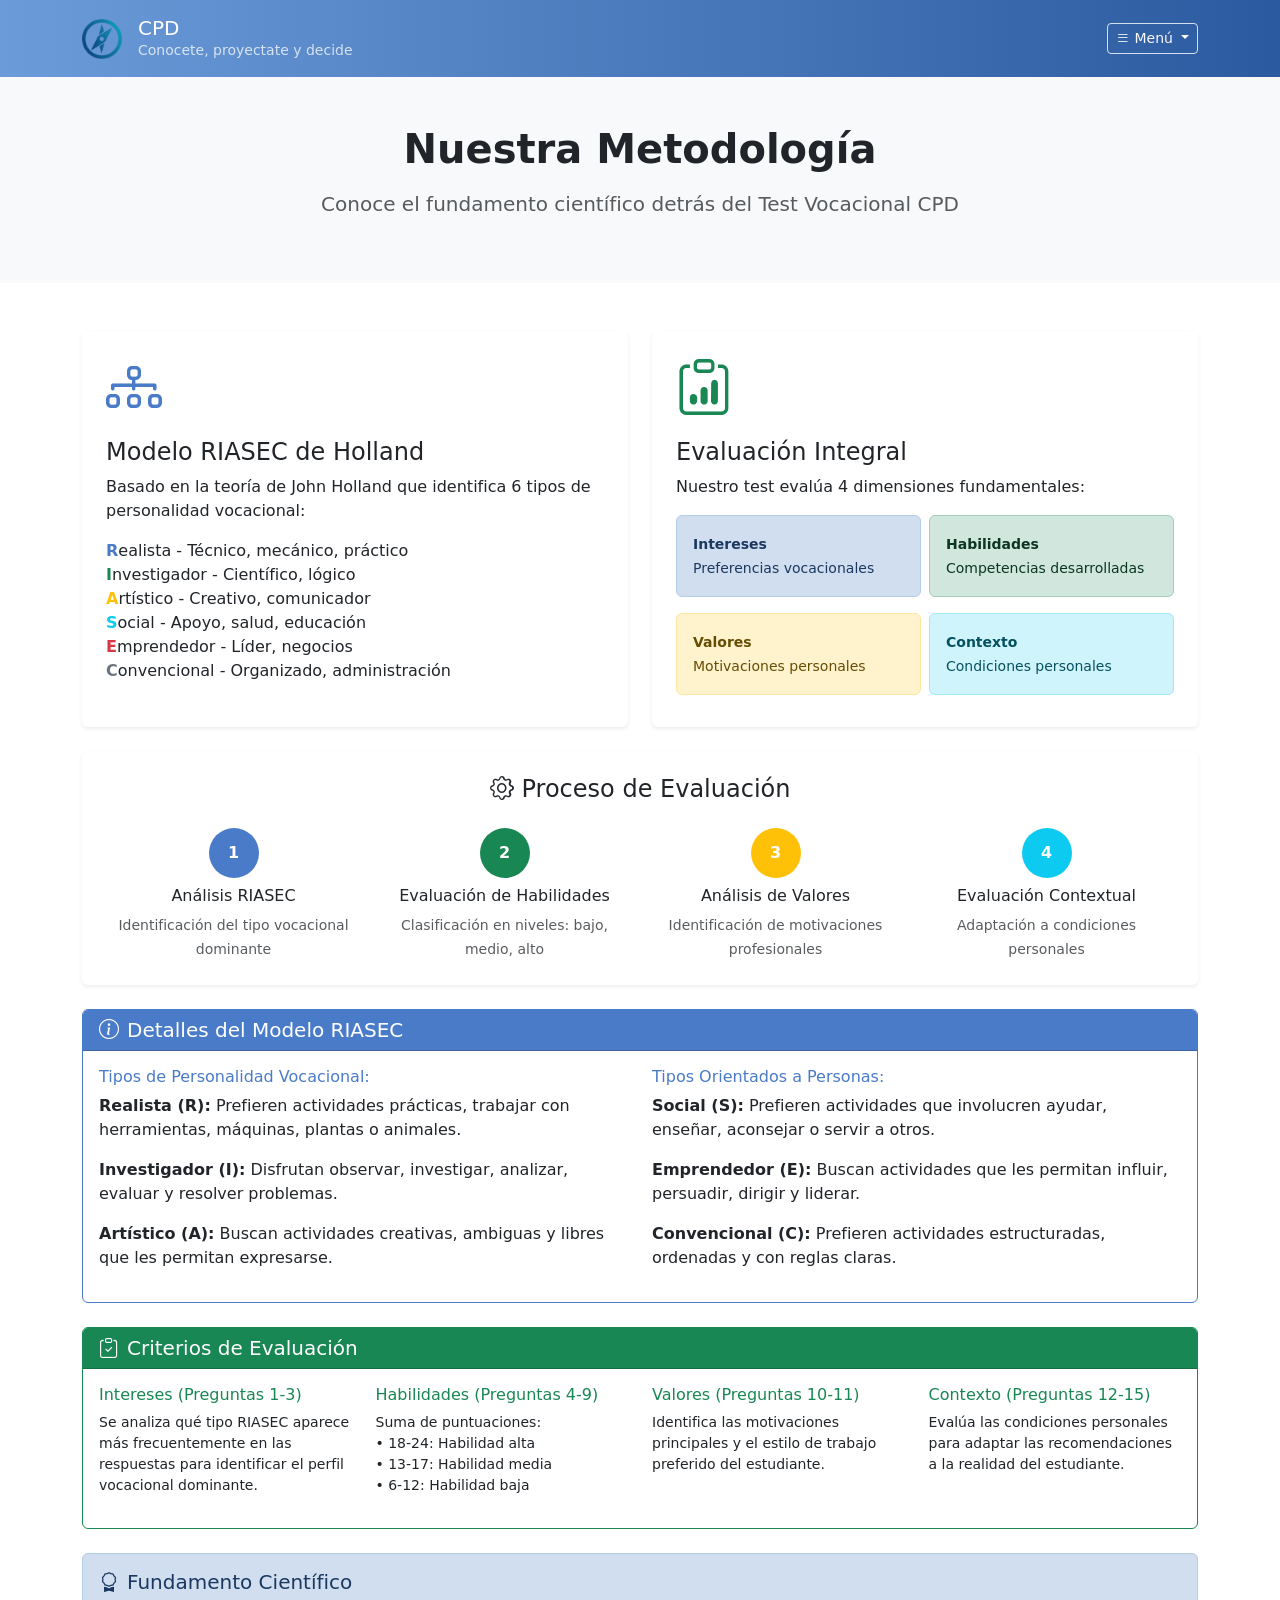
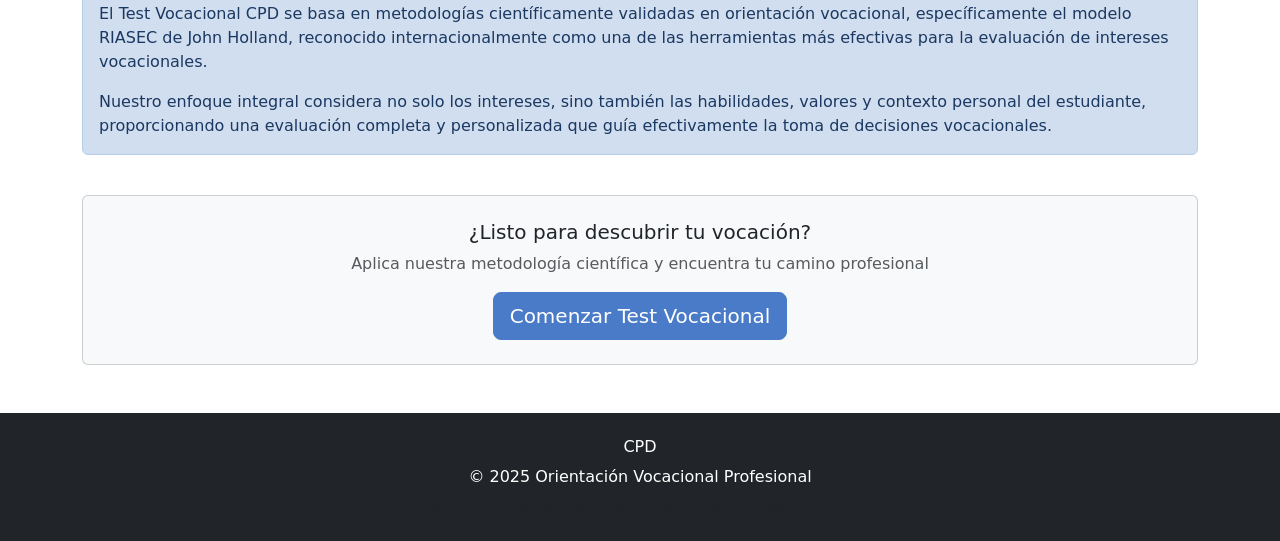
<file: metodologia.html>
<!DOCTYPE html>
<html lang="es">
<head>
    <meta charset="UTF-8">
    <meta name="viewport" content="width=device-width, initial-scale=1.0">
    <title>Metodología - CPD</title>
    <!-- Bootstrap CSS -->
    <link href="https://cdn.jsdelivr.net/npm/bootstrap@5.3.2/dist/css/bootstrap.min.css" rel="stylesheet" integrity="sha384-T3c6CoIi6uLrA9TneNEoa7RxnatzjcDSCmG1MXxSR1GAsXEV/Dwwykc2MPK8M2HN" crossorigin="anonymous">
    <!-- Bootstrap Icons -->
    <link rel="stylesheet" href="https://cdn.jsdelivr.net/npm/bootstrap-icons@1.11.1/font/bootstrap-icons.css">
    <!-- Custom CSS -->
    <link rel="stylesheet" href="styles.css">
</head>
<body>
    <!-- Header con Logo -->
    <header class="bg-primary text-white py-3">
        <div class="container">
            <div class="row align-items-center">
                <div class="col-8 col-sm-8 col-md-6">
                    <div class="d-flex align-items-center">
                        <img src="logo.png" alt="CPD Logo" class="me-2 me-sm-3" style="height: 40px; width: auto;">
                        <div>
                            <h1 class="h5 h-sm-4 h-md-3 mb-0">CPD</h1>
                            <small class="opacity-75 d-none d-sm-block">Conocete, proyectate y decide</small>
                        </div>
                    </div>
                </div>
                <div class="col-4 col-sm-4 col-md-6 text-end">
                    <div class="dropdown">
                        <button class="btn btn-outline-light btn-sm dropdown-toggle" type="button" id="navDropdown" data-bs-toggle="dropdown" aria-expanded="false">
                            <i class="bi bi-list"></i> <span class="d-none d-sm-inline">Menú</span>
                        </button>
                        <ul class="dropdown-menu" aria-labelledby="navDropdown">
                            <li><a class="dropdown-item" href="index.html">Inicio</a></li>
                            <li><a class="dropdown-item" href="acerca.html">Acerca de Nosotros</a></li>
                            <li><a class="dropdown-item" href="beneficios.html">Beneficios</a></li>
                            <li><a class="dropdown-item active" href="metodologia.html">Metodología</a></li>
                            <li><hr class="dropdown-divider"></li>
                            <li><a class="dropdown-item" href="test.html"><i class="bi bi-clipboard-data me-2"></i>Tomar Test</a></li>
                        </ul>
                    </div>
                </div>
            </div>
        </div>
    </header>

    <!-- Hero Section -->
    <section class="bg-light py-4 py-sm-5">
        <div class="container">
            <div class="text-center">
                <div class="row justify-content-center">
                    <div class="col-lg-8">
                        <h2 class="display-6 fw-bold mb-3">Nuestra Metodología</h2>
                        <p class="lead text-muted">
                            Conoce el fundamento científico detrás del Test Vocacional CPD
                        </p>
                    </div>
                </div>
            </div>
        </div>
    </section>

    <!-- Contenido Principal -->
    <section class="py-5">
        <div class="container">
            <div class="row g-4">
                <!-- Modelo RIASEC -->
                <div class="col-md-6">
                    <div class="card h-100 border-0 shadow-sm">
                        <div class="card-body p-4">
                            <div class="text-primary mb-3">
                                <i class="bi bi-diagram-3 display-4"></i>
                            </div>
                            <h4 class="card-title">Modelo RIASEC de Holland</h4>
                            <p class="card-text">Basado en la teoría de John Holland que identifica 6 tipos de personalidad vocacional:</p>
                            <ul class="list-unstyled">
                                <li><strong class="text-primary">R</strong>ealista - Técnico, mecánico, práctico</li>
                                <li><strong class="text-success">I</strong>nvestigador - Científico, lógico</li>
                                <li><strong class="text-warning">A</strong>rtístico - Creativo, comunicador</li>
                                <li><strong class="text-info">S</strong>ocial - Apoyo, salud, educación</li>
                                <li><strong class="text-danger">E</strong>mprendedor - Líder, negocios</li>
                                <li><strong class="text-secondary">C</strong>onvencional - Organizado, administración</li>
                            </ul>
                        </div>
                    </div>
                </div>

                <!-- Evaluación Integral -->
                <div class="col-md-6">
                    <div class="card h-100 border-0 shadow-sm">
                        <div class="card-body p-4">
                            <div class="text-success mb-3">
                                <i class="bi bi-clipboard-data display-4"></i>
                            </div>
                            <h4 class="card-title">Evaluación Integral</h4>
                            <p class="card-text">Nuestro test evalúa 4 dimensiones fundamentales:</p>
                            <div class="row g-2">
                                <div class="col-6">
                                    <div class="alert alert-primary alert-sm mb-2">
                                        <small><strong>Intereses</strong><br>Preferencias vocacionales</small>
                                    </div>
                                </div>
                                <div class="col-6">
                                    <div class="alert alert-success alert-sm mb-2">
                                        <small><strong>Habilidades</strong><br>Competencias desarrolladas</small>
                                    </div>
                                </div>
                                <div class="col-6">
                                    <div class="alert alert-warning alert-sm mb-2">
                                        <small><strong>Valores</strong><br>Motivaciones personales</small>
                                    </div>
                                </div>
                                <div class="col-6">
                                    <div class="alert alert-info alert-sm mb-2">
                                        <small><strong>Contexto</strong><br>Condiciones personales</small>
                                    </div>
                                </div>
                            </div>
                        </div>
                    </div>
                </div>

                <!-- Proceso de Evaluación -->
                <div class="col-12">
                    <div class="card border-0 shadow-sm">
                        <div class="card-body p-4">
                            <h4 class="card-title text-center mb-4">
                                <i class="bi bi-gear me-2"></i>Proceso de Evaluación
                            </h4>
                            <div class="row g-3">
                                <div class="col-md-3 text-center">
                                    <div class="bg-primary text-white rounded-circle d-inline-flex align-items-center justify-content-center mb-2" style="width: 50px; height: 50px;">
                                        <span class="fw-bold">1</span>
                                    </div>
                                    <h6>Análisis RIASEC</h6>
                                    <small class="text-muted">Identificación del tipo vocacional dominante</small>
                                </div>
                                <div class="col-md-3 text-center">
                                    <div class="bg-success text-white rounded-circle d-inline-flex align-items-center justify-content-center mb-2" style="width: 50px; height: 50px;">
                                        <span class="fw-bold">2</span>
                                    </div>
                                    <h6>Evaluación de Habilidades</h6>
                                    <small class="text-muted">Clasificación en niveles: bajo, medio, alto</small>
                                </div>
                                <div class="col-md-3 text-center">
                                    <div class="bg-warning text-white rounded-circle d-inline-flex align-items-center justify-content-center mb-2" style="width: 50px; height: 50px;">
                                        <span class="fw-bold">3</span>
                                    </div>
                                    <h6>Análisis de Valores</h6>
                                    <small class="text-muted">Identificación de motivaciones profesionales</small>
                                </div>
                                <div class="col-md-3 text-center">
                                    <div class="bg-info text-white rounded-circle d-inline-flex align-items-center justify-content-center mb-2" style="width: 50px; height: 50px;">
                                        <span class="fw-bold">4</span>
                                    </div>
                                    <h6>Evaluación Contextual</h6>
                                    <small class="text-muted">Adaptación a condiciones personales</small>
                                </div>
                            </div>
                        </div>
                    </div>
                </div>

                <!-- Detalles del Modelo RIASEC -->
                <div class="col-12">
                    <div class="card border-primary">
                        <div class="card-header bg-primary text-white">
                            <h5 class="mb-0"><i class="bi bi-info-circle me-2"></i>Detalles del Modelo RIASEC</h5>
                        </div>
                        <div class="card-body">
                            <div class="row g-4">
                                <div class="col-md-6">
                                    <h6 class="text-primary">Tipos de Personalidad Vocacional:</h6>
                                    <div class="mb-3">
                                        <strong>Realista (R):</strong> Prefieren actividades prácticas, trabajar con herramientas, máquinas, plantas o animales.
                                    </div>
                                    <div class="mb-3">
                                        <strong>Investigador (I):</strong> Disfrutan observar, investigar, analizar, evaluar y resolver problemas.
                                    </div>
                                    <div class="mb-3">
                                        <strong>Artístico (A):</strong> Buscan actividades creativas, ambiguas y libres que les permitan expresarse.
                                    </div>
                                </div>
                                <div class="col-md-6">
                                    <h6 class="text-primary">Tipos Orientados a Personas:</h6>
                                    <div class="mb-3">
                                        <strong>Social (S):</strong> Prefieren actividades que involucren ayudar, enseñar, aconsejar o servir a otros.
                                    </div>
                                    <div class="mb-3">
                                        <strong>Emprendedor (E):</strong> Buscan actividades que les permitan influir, persuadir, dirigir y liderar.
                                    </div>
                                    <div class="mb-3">
                                        <strong>Convencional (C):</strong> Prefieren actividades estructuradas, ordenadas y con reglas claras.
                                    </div>
                                </div>
                            </div>
                        </div>
                    </div>
                </div>

                <!-- Criterios de Evaluación -->
                <div class="col-12">
                    <div class="card border-success">
                        <div class="card-header bg-success text-white">
                            <h5 class="mb-0"><i class="bi bi-clipboard-check me-2"></i>Criterios de Evaluación</h5>
                        </div>
                        <div class="card-body">
                            <div class="row g-4">
                                <div class="col-md-3">
                                    <h6 class="text-success">Intereses (Preguntas 1-3)</h6>
                                    <p class="small">Se analiza qué tipo RIASEC aparece más frecuentemente en las respuestas para identificar el perfil vocacional dominante.</p>
                                </div>
                                <div class="col-md-3">
                                    <h6 class="text-success">Habilidades (Preguntas 4-9)</h6>
                                    <p class="small">Suma de puntuaciones:<br>
                                    • 18-24: Habilidad alta<br>
                                    • 13-17: Habilidad media<br>
                                    • 6-12: Habilidad baja</p>
                                </div>
                                <div class="col-md-3">
                                    <h6 class="text-success">Valores (Preguntas 10-11)</h6>
                                    <p class="small">Identifica las motivaciones principales y el estilo de trabajo preferido del estudiante.</p>
                                </div>
                                <div class="col-md-3">
                                    <h6 class="text-success">Contexto (Preguntas 12-15)</h6>
                                    <p class="small">Evalúa las condiciones personales para adaptar las recomendaciones a la realidad del estudiante.</p>
                                </div>
                            </div>
                        </div>
                    </div>
                </div>

                <!-- Validez Científica -->
                <div class="col-12">
                    <div class="alert alert-primary">
                        <h5 class="alert-heading">
                            <i class="bi bi-award me-2"></i>Fundamento Científico
                        </h5>
                        <p class="mb-3">
                            El Test Vocacional CPD se basa en metodologías científicamente validadas en orientación vocacional, 
                            específicamente el modelo RIASEC de John Holland, reconocido internacionalmente como una de las 
                            herramientas más efectivas para la evaluación de intereses vocacionales.
                        </p>
                        <p class="mb-0">
                            Nuestro enfoque integral considera no solo los intereses, sino también las habilidades, valores y 
                            contexto personal del estudiante, proporcionando una evaluación completa y personalizada que guía 
                            efectivamente la toma de decisiones vocacionales.
                        </p>
                    </div>
                </div>

                <!-- Call to Action -->
                <div class="col-12 text-center">
                    <div class="card bg-light">
                        <div class="card-body p-4">
                            <h5>¿Listo para descubrir tu vocación?</h5>
                            <p class="text-muted">Aplica nuestra metodología científica y encuentra tu camino profesional</p>
                            <a href="test.html" class="btn btn-primary btn-lg">Comenzar Test Vocacional</a>
                        </div>
                    </div>
                </div>
            </div>
        </div>
    </section>

    <!-- Footer -->
    <footer class="bg-dark text-white py-4">
        <div class="container">
            <div class="row align-items-center">
                <div class="col-12 text-center">
                    <h6>CPD</h6>
                    <p class="mb-1">© 2025 Orientación Vocacional Profesional</p>
                    <small class="text-muted">Basado en metodología científica para la orientación educativa</small>
                </div>
            </div>
        </div>
    </footer>

    <!-- Bootstrap JavaScript -->
    <script src="https://cdn.jsdelivr.net/npm/bootstrap@5.3.2/dist/js/bootstrap.bundle.min.js" integrity="sha384-C6RzsynM9kWDrMNeT87bh95OGNyZPhcTNXj1NW7RuBCsyN/o0jlpcV8Qyq46cDfL" crossorigin="anonymous"></script>
</body>
</html>
</file>
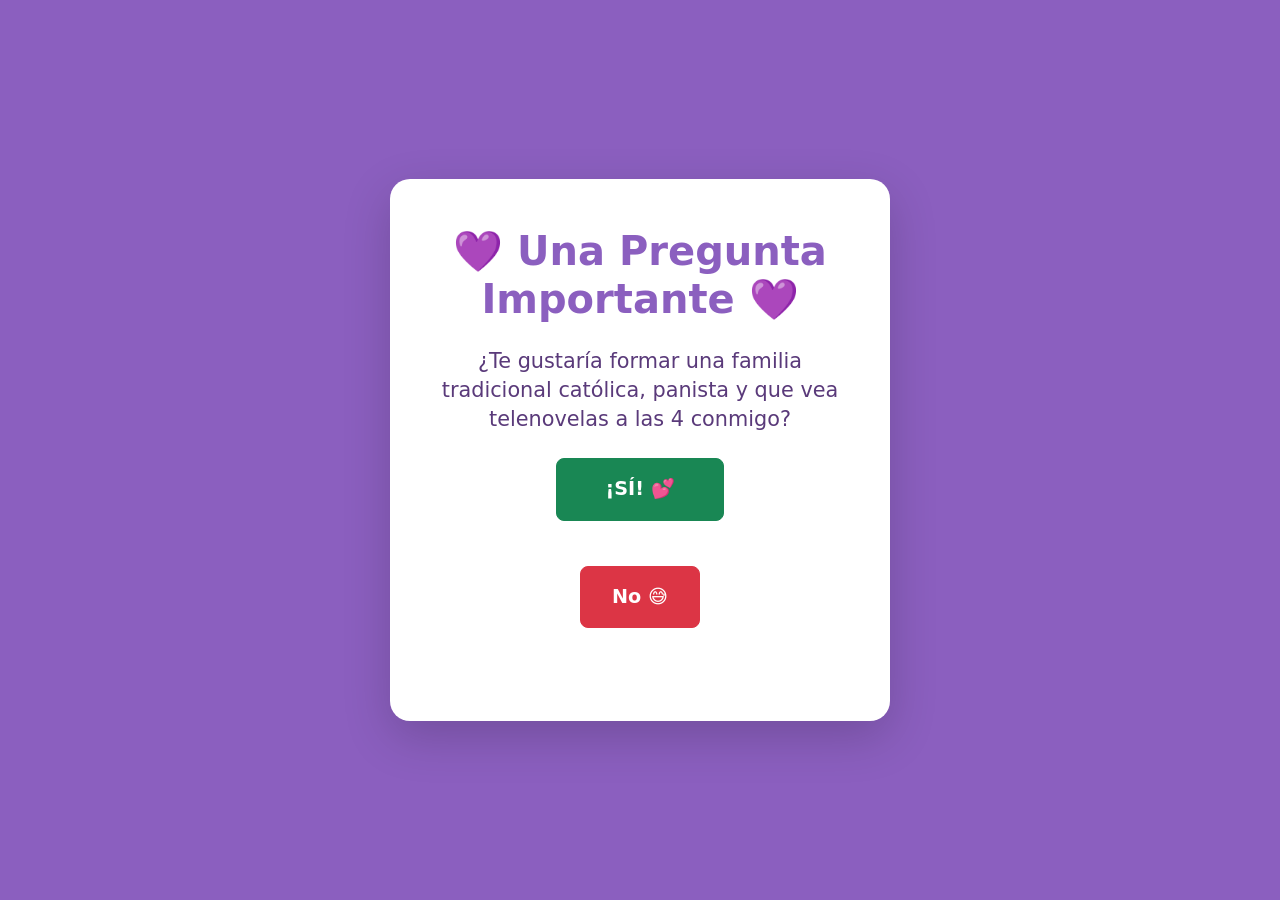
<file: sorpresa.html>
<!DOCTYPE html>
<html lang="es">
<head>
    <meta charset="UTF-8">
    <meta name="viewport" content="width=device-width, initial-scale=1.0, maximum-scale=1.0, user-scalable=no, viewport-fit=cover">
    <title>💝 Sorpresa Especial</title>
    <!-- Bootstrap CSS -->
    <link href="https://cdn.jsdelivr.net/npm/bootstrap@5.3.2/dist/css/bootstrap.min.css" rel="stylesheet" integrity="sha384-T3c6CoIi6uLrA9TneNEoa7RxnatzjcDSCmG1MXxSR1GAsXEV/Dwwykc2MPK8M2HN" crossorigin="anonymous">
    <!-- Bootstrap Icons -->
    <link rel="stylesheet" href="https://cdn.jsdelivr.net/npm/bootstrap-icons@1.11.1/font/bootstrap-icons.css">
    <style>
        body, html {
            height: 100%;
            margin: 0;
            padding: 0;
            overflow: hidden;
            /* Prevenir zoom en iOS */
            -webkit-text-size-adjust: 100%;
            /* Suavizar fonts en móvil */
            -webkit-font-smoothing: antialiased;
            -moz-osx-font-smoothing: grayscale;
        }
        
        /* Evitar selección de texto */
        * {
            -webkit-user-select: none;
            -moz-user-select: none;
            -ms-user-select: none;
            user-select: none;
        }
        
        /* Mejorar touch en móviles */
        button {
            -webkit-tap-highlight-color: transparent;
            touch-action: manipulation;
        }
        
        body {
            background: #8b5fbf;
            position: relative;
            overflow: hidden;
        }
        
        body::before,
        body::after {
            content: '';
            position: absolute;
            top: 0;
            left: 0;
            right: 0;
            bottom: 0;
            opacity: 0;
        }
        
        body::before {
            background: linear-gradient(45deg, 
                #764ba2, 
                #f093fb, 
                #f5576c);
            animation: fadeInOut 8s ease-in-out infinite;
        }
        
        body::after {
            background: linear-gradient(135deg, 
                #f093fb, 
                #4facfe, 
                #8b5fbf);
            animation: fadeInOut 8s ease-in-out infinite 4s;
        }
        
        @keyframes fadeInOut {
            0% { opacity: 0; }
            25% { opacity: 0.7; }
            50% { opacity: 1; }
            75% { opacity: 0.7; }
            100% { opacity: 0; }
        }
        
        /* Optimizaciones adicionales para móviles */
        .btn {
            -webkit-tap-highlight-color: transparent;
            touch-action: manipulation;
            /* Tamaño mínimo para touch */
            min-height: 44px;
            min-width: 120px;
        }
        
        /* Mejoras específicas para móvil */
        @media (max-width: 768px) {
            .btn {
                min-height: 48px;
                min-width: 140px;
                padding: 12px 24px !important;
            }
            
            .card-body {
                padding: 1rem !important;
            }
            
            #escape-zone {
                height: 100px !important;
                margin: 10px 0 !important;
            }
        }
        
        @media (max-width: 480px) {
            .btn {
                min-height: 50px;
                min-width: 150px;
                font-size: 1.1rem !important;
            }
        }
    </style>
</head>
<body>
    <!-- Contenido principal centrado -->
    <div class="d-flex align-items-center justify-content-center min-vh-100 px-3" style="position: relative; z-index: 1000;">
        <div class="text-center w-100">
            <div class="card bg-white shadow-lg border-0 mx-auto" style="max-width: 500px; border-radius: 20px; position: relative; z-index: 1001;">
                <div class="card-body p-3 p-sm-4 p-md-5">
                    <h1 class="h3 h-sm-2 h-md-1 mb-3 mb-sm-4" style="color: #8b5fbf; font-weight: bold; font-size: clamp(1.5rem, 4vw, 2.5rem);">
                        💜 Una Pregunta Importante 💜
                    </h1>
                    
                    <p class="lead mb-3 mb-sm-4" style="color: #5a3a7a; font-size: clamp(1rem, 3vw, 1.3rem); line-height: 1.4;">
                        ¿Te gustaría formar una familia tradicional católica, panista y que vea telenovelas a las 4 conmigo?
                    </p>
                    
                    <div id="botones-container" class="mb-3">
                        <!-- Botón SÍ fijo -->
                        <div class="d-flex justify-content-center mb-3">
                            <button id="btn-si" class="btn btn-success btn-lg px-4 px-sm-5 py-2 py-sm-3" style="font-size: clamp(1rem, 2.5vw, 1.2rem); font-weight: bold; position: relative; z-index: 1002;">
                                ¡SÍ! 💕
                            </button>
                        </div>
                        
                        <!-- Área de escape para el botón NO -->
                        <div id="escape-zone" style="height: 100px; height: clamp(80px, 15vh, 120px); width: 100%; position: relative; display: flex; align-items: center; justify-content: center;">
                            <button id="btn-no" class="btn btn-danger btn-lg px-3 px-sm-4 py-2 py-sm-3" style="font-size: clamp(1rem, 2.5vw, 1.2rem); font-weight: bold; position: relative; z-index: 1002; transition: all 0.3s ease;">
                                No 😅
                            </button>
                        </div>
                    </div>
                    
                    <div id="mensaje-final" class="mt-3 mt-sm-4" style="display: none;">
                        <h2 class="text-success h4 h-sm-3 h-md-2" style="font-size: clamp(1.2rem, 3.5vw, 2rem);">¡SABÍA QUE DIRÍAS QUE SÍ! 🎉💕</h2>
                        <p class="lead" style="font-size: clamp(0.9rem, 2.5vw, 1.1rem);">¡Vamos a ver las telenovelas juntos! 📺💜</p>
                        <div class="mt-3">
                            <button class="btn btn-outline-primary btn-sm btn-md-lg me-2 mb-2" onclick="showMoreHearts()" style="font-size: clamp(0.8rem, 2vw, 1rem);">
                                ¡Más corazones! 💖
                            </button>
                            <button class="btn btn-primary btn-sm btn-md-lg mb-2" onclick="window.location.href='index.html'" style="font-size: clamp(0.8rem, 2vw, 1rem);">
                                🏠 Regresar al Test
                            </button>
                        </div>
                    </div>
                </div>
            </div>
        </div>
    </div>
    
    <!-- Bootstrap JavaScript -->
    <script src="https://cdn.jsdelivr.net/npm/bootstrap@5.3.2/dist/js/bootstrap.bundle.min.js" integrity="sha384-C6RzsynM9kWDrMNeT87bh95OGNyZPhcTNXj1NW7RuBCsyN/o0jlpcV8Qyq46cDfL" crossorigin="anonymous"></script>
    
    <script>
        // Detección mejorada de dispositivos móviles
        const isMobile = () => {
            return window.innerWidth <= 768 || 
                   /Android|webOS|iPhone|iPad|iPod|BlackBerry|IEMobile|Opera Mini/i.test(navigator.userAgent) ||
                   ('ontouchstart' in window) ||
                   (navigator.maxTouchPoints > 0);
        };
        
        // Función para crear corazones flotantes
        function createFloatingHeart() {
            const hearts = ['💖', '💜', '💗', '💕', '🩷', '💙'];
            const heart = document.createElement('div');
            heart.innerHTML = hearts[Math.floor(Math.random() * hearts.length)];
            heart.style.position = 'fixed';
            heart.style.left = Math.random() * window.innerWidth + 'px';
            heart.style.top = window.innerHeight + 'px';
            
            // Tamaño responsive basado en el ancho de pantalla
            const mobile = isMobile();
            const minSize = mobile ? 20 : 30;
            const maxSize = mobile ? 40 : 65;
            heart.style.fontSize = (Math.random() * (maxSize - minSize) + minSize) + 'px';
            
            heart.style.zIndex = '9999';
            heart.style.pointerEvents = 'none';
            heart.style.animation = 'floatUp 4s linear forwards';
            
            document.body.appendChild(heart);
            
            setTimeout(() => {
                if (heart.parentNode) {
                    heart.parentNode.removeChild(heart);
                }
            }, 4000);
        }
        
        // Función para crear flores flotantes
        function createFloatingFlower() {
            const flowers = ['🌹', '🌷', '🌺', '🌸', '🌻', '🌼', '💐', '🏵️'];
            const flower = document.createElement('div');
            flower.innerHTML = flowers[Math.floor(Math.random() * flowers.length)];
            flower.style.position = 'fixed';
            flower.style.left = Math.random() * window.innerWidth + 'px';
            flower.style.top = window.innerHeight + 'px';
            
            // Tamaño responsive basado en el ancho de pantalla
            const mobile = isMobile();
            const minSize = mobile ? 18 : 25;
            const maxSize = mobile ? 35 : 55;
            flower.style.fontSize = (Math.random() * (maxSize - minSize) + minSize) + 'px';
            
            flower.style.zIndex = '9999';
            flower.style.pointerEvents = 'none';
            flower.style.animation = 'floatUpFlower 5s linear forwards';
            
            document.body.appendChild(flower);
            
            setTimeout(() => {
                if (flower.parentNode) {
                    flower.parentNode.removeChild(flower);
                }
            }, 5000);
        }
        
        // Crear animación CSS para los corazones y flores flotantes
        const style = document.createElement('style');
        style.textContent = `
            @keyframes floatUp {
                0% {
                    transform: translateY(0) rotate(0deg);
                    opacity: 0;
                }
                10% {
                    opacity: 1;
                }
                90% {
                    opacity: 1;
                }
                100% {
                    transform: translateY(-110vh) rotate(360deg);
                    opacity: 0;
                }
            }
            
            @keyframes floatUpFlower {
                0% {
                    transform: translateY(0) rotate(0deg);
                    opacity: 0;
                }
                10% {
                    opacity: 1;
                }
                90% {
                    opacity: 1;
                }
                100% {
                    transform: translateY(-110vh) rotate(-360deg);
                    opacity: 0;
                }
            }
        `;
        document.head.appendChild(style);
        
        // Crear corazones y flores automáticamente
        function startHeartRain() {
            createFloatingHeart();
            setTimeout(startHeartRain, Math.random() * 1200 + 800); // Entre 0.8 y 2 segundos
        }
        
        function startFlowerRain() {
            createFloatingFlower();
            setTimeout(startFlowerRain, Math.random() * 1500 + 1000); // Entre 1 y 2.5 segundos
        }
        
        // Crear múltiples elementos al inicio
        function startMultipleElements() {
            for (let i = 0; i < 2; i++) {
                setTimeout(() => {
                    createFloatingHeart();
                }, i * 300);
            }
            for (let i = 0; i < 2; i++) {
                setTimeout(() => {
                    createFloatingFlower();
                }, i * 400 + 150);
            }
        }
        
        // Iniciar la lluvia de corazones y flores después de 1 segundo
        setTimeout(() => {
            startMultipleElements();
            startHeartRain();
            startFlowerRain();
        }, 1000);
        
        // Lógica de los botones
        const btnSi = document.getElementById('btn-si');
        const btnNo = document.getElementById('btn-no');
        const mensajeFinal = document.getElementById('mensaje-final');
        const card = document.querySelector('.card');
        
        let intentos = 0;
        
        // Botón SÍ
        btnSi.addEventListener('click', function() {
            // Ocultar botones
            btnSi.style.display = 'none';
            btnNo.style.display = 'none';
            
            // Mostrar mensaje final
            mensajeFinal.style.display = 'block';
            
            // Explosión de corazones
            showMoreHearts();
            setTimeout(() => showMoreHearts(), 500);
            setTimeout(() => showMoreHearts(), 1000);
        });
        
        // Botón NO - se escapa
        btnNo.addEventListener('click', function(e) {
            e.preventDefault();
            intentos++;
            
            // Después de 7 intentos, desaparecer y hacer brillar el botón SÍ
            if (intentos >= 7) {
                // Desaparecer el botón NO
                this.style.opacity = '0';
                this.style.transform = 'scale(0)';
                
                setTimeout(() => {
                    this.style.display = 'none';
                }, 300);
                
                // Hacer brillar el botón SÍ
                btnSi.style.animation = 'brillar 1s ease-in-out infinite';
                btnSi.style.boxShadow = '0 0 20px #198754, 0 0 40px #198754, 0 0 60px #198754';
                
                // Agregar la animación CSS
                const brilloStyle = document.createElement('style');
                brilloStyle.textContent = `
                    @keyframes brillar {
                        0% { 
                            transform: scale(1);
                            box-shadow: 0 0 20px #198754, 0 0 40px #198754, 0 0 60px #198754;
                        }
                        50% { 
                            transform: scale(1.1);
                            box-shadow: 0 0 30px #198754, 0 0 60px #198754, 0 0 90px #198754;
                        }
                        100% { 
                            transform: scale(1);
                            box-shadow: 0 0 20px #198754, 0 0 40px #198754, 0 0 60px #198754;
                        }
                    }
                `;
                document.head.appendChild(brilloStyle);
                
                return; // No continuar con el resto de la lógica
            }
            
            // Hacer el botón absoluto la primera vez que se hace clic
            if (intentos === 1) {
                this.style.position = 'absolute';
            }
            
            // Posiciones aleatorias dentro del área de escape
            const escapeZone = document.getElementById('escape-zone');
            
            // Dimensiones del área de escape con márgenes responsivos
            const mobile = isMobile();
            const margin = mobile ? 10 : 20;
            
            const maxX = escapeZone.offsetWidth - this.offsetWidth - margin;
            const maxY = escapeZone.offsetHeight - this.offsetHeight - margin;
            
            const newX = Math.random() * Math.max(0, maxX) + (margin / 2);
            const newY = Math.random() * Math.max(0, maxY) + (margin / 2);
            
            this.style.left = newX + 'px';
            this.style.top = newY + 'px';
            
            // Cambiar el texto del botón según los intentos
            if (intentos === 1) {
                this.textContent = '¿No? 🤔';
            } else if (intentos === 2) {
                this.textContent = '¿En serio? 😏';
            } else if (intentos === 3) {
                this.textContent = '¡Vamos! 😉';
            } else if (intentos === 4) {
                this.textContent = 'Ni por Narey 🐼';
            } else if (intentos === 5) {
                this.textContent = 'Por nuestro querido Rocky 🐶';
            } else if (intentos === 6) {
                this.textContent = '¿Las telenovelas no? 📺';
            }
            
            // Hacer el botón más pequeño cada vez (ajustado para 7 intentos)
            const newSize = Math.max(0.6, 1 - (intentos * 0.04));
            this.style.transform = `scale(${newSize})`;
            
            // Animación de "escape"
            this.style.backgroundColor = '#dc3545';
            setTimeout(() => {
                this.style.backgroundColor = '';
            }, 200);
        });
        
        // Función para mostrar más corazones y flores (por si quieres usarla después)
        function showMoreHearts() {
            for (let i = 0; i < 15; i++) {
                setTimeout(() => {
                    createFloatingHeart();
                }, i * 100);
            }
            for (let i = 0; i < 10; i++) {
                setTimeout(() => {
                    createFloatingFlower();
                }, i * 150 + 50);
            }
        }
        
        // Optimizaciones adicionales para móviles
        if (isMobile()) {
            // Prevenir zoom en doble tap para iOS
            let lastTouchEnd = 0;
            document.addEventListener('touchend', function (event) {
                const now = (new Date()).getTime();
                if (now - lastTouchEnd <= 300) {
                    event.preventDefault();
                }
                lastTouchEnd = now;
            }, false);
            
            // Optimizar performance en móviles
            document.body.style.webkitOptimizeSpeed = 'optimizeSpeed';
        }
        
        // Manejar cambios de orientación
        window.addEventListener('orientationchange', function() {
            setTimeout(() => {
                window.scrollTo(0, 0);
            }, 100);
        });
    </script>
</body>
</html>
</file>
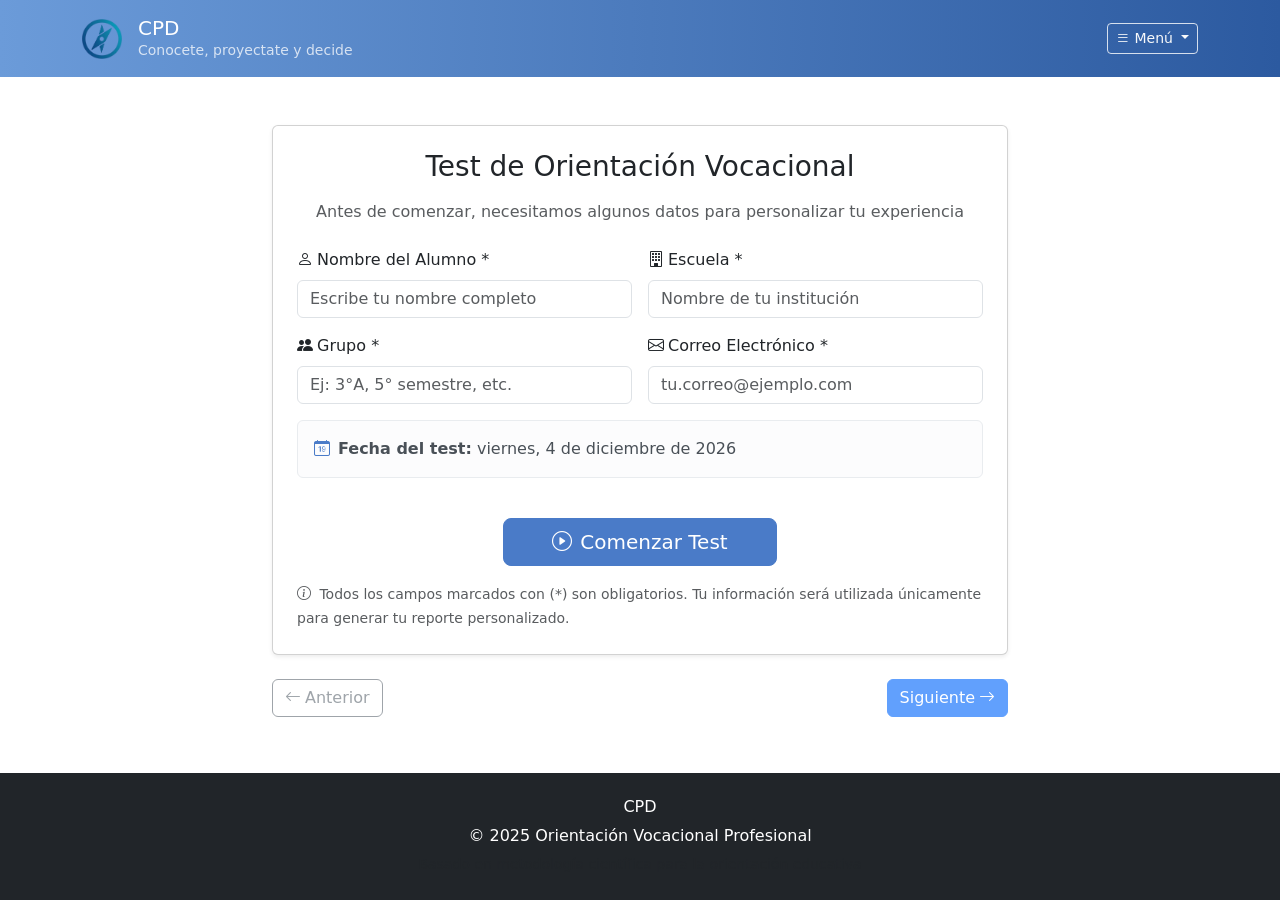
<file: test.html>
<!DOCTYPE html>
<html lang="es">
<head>
    <meta charset="UTF-8">
    <meta name="viewport" content="width=device-width, initial-scale=1.0">
    <title>Test Vocacional - CPD</title>
    <!-- Bootstrap CSS -->
    <link href="https://cdn.jsdelivr.net/npm/bootstrap@5.3.2/dist/css/bootstrap.min.css" rel="stylesheet" integrity="sha384-T3c6CoIi6uLrA9TneNEoa7RxnatzjcDSCmG1MXxSR1GAsXEV/Dwwykc2MPK8M2HN" crossorigin="anonymous">
    <!-- Bootstrap Icons -->
    <link rel="stylesheet" href="https://cdn.jsdelivr.net/npm/bootstrap-icons@1.11.1/font/bootstrap-icons.css">
    <!-- Custom CSS -->
    <link rel="stylesheet" href="styles.css">
</head>
<body>
    <!-- Header con Logo -->
    <header class="bg-primary text-white py-3">
        <div class="container">
            <div class="row align-items-center">
                <div class="col-8 col-sm-8 col-md-6">
                    <div class="d-flex align-items-center">
                        <img src="logo.png" alt="CPD Logo" class="me-2 me-sm-3" style="height: 40px; width: auto;">
                        <div>
                            <a href="index.html" class="text-white text-decoration-none">
                                <h1 class="h5 h-sm-4 h-md-3 mb-0">CPD</h1>
                            </a>
                            <small class="opacity-75 d-none d-sm-block">Conocete, proyectate y decide</small>
                        </div>
                    </div>
                </div>
                <div class="col-4 col-sm-4 col-md-6 text-end">
                    <div class="dropdown">
                        <button class="btn btn-outline-light btn-sm dropdown-toggle" type="button" id="navDropdown" data-bs-toggle="dropdown" aria-expanded="false">
                            <i class="bi bi-list"></i> <span class="d-none d-sm-inline">Menú</span>
                        </button>
                        <ul class="dropdown-menu" aria-labelledby="navDropdown">
                            <li><a class="dropdown-item" href="index.html">Inicio</a></li>
                            <li><a class="dropdown-item" href="acerca.html">Acerca de Nosotros</a></li>
                            <li><a class="dropdown-item" href="beneficios.html">Beneficios</a></li>
                            <li><a class="dropdown-item" href="metodologia.html">Metodología</a></li>
                            <li><hr class="dropdown-divider"></li>
                            <li><a class="dropdown-item active" href="test.html"><i class="bi bi-clipboard-data me-2"></i>Tomar Test</a></li>
                        </ul>
                    </div>
                </div>
            </div>
        </div>
    </header>

    <!-- Main Content Wrapper -->
    <main class="flex-grow-1">
        <!-- Test Container -->
        <div class="container py-4 py-sm-5">
        <div class="row justify-content-center">
            <div class="col-sm-11 col-lg-8">
                
                <!-- Formulario de Datos del Estudiante -->
                <div class="card shadow-sm mb-4" id="studentDataForm">
                    <div class="card-body p-4">
                        <div class="text-center mb-4">
                            <h3 class="mb-3">Test de Orientación Vocacional</h3>
                            <p class="text-muted">Antes de comenzar, necesitamos algunos datos para personalizar tu experiencia</p>
                        </div>

                        <form id="studentForm">
                            <div class="row g-3">
                                <div class="col-md-6">
                                    <label for="studentName" class="form-label">
                                        <i class="bi bi-person me-1"></i>Nombre del Alumno *
                                    </label>
                                    <input type="text" class="form-control" id="studentName" required 
                                           placeholder="Escribe tu nombre completo">
                                </div>
                                
                                <div class="col-md-6">
                                    <label for="studentSchool" class="form-label">
                                        <i class="bi bi-building me-1"></i>Escuela *
                                    </label>
                                    <input type="text" class="form-control" id="studentSchool" required 
                                           placeholder="Nombre de tu institución">
                                </div>
                                
                                <div class="col-md-6">
                                    <label for="studentGroup" class="form-label">
                                        <i class="bi bi-people-fill me-1"></i>Grupo *
                                    </label>
                                    <input type="text" class="form-control" id="studentGroup" required 
                                           placeholder="Ej: 3°A, 5° semestre, etc.">
                                </div>
                                
                                <div class="col-md-6">
                                    <label for="studentEmail" class="form-label">
                                        <i class="bi bi-envelope me-1"></i>Correo Electrónico *
                                    </label>
                                    <input type="email" class="form-control" id="studentEmail" required 
                                           placeholder="tu.correo@ejemplo.com">
                                </div>
                                
                                <div class="col-12">
                                    <div class="alert alert-light d-flex align-items-center">
                                        <i class="bi bi-calendar-date me-2 text-primary"></i>
                                        <div>
                                            <strong>Fecha del test:</strong> 
                                            <span id="currentDate"></span>
                                        </div>
                                    </div>
                                </div>
                            </div>
                            
                            <div class="text-center mt-4">
                                <button type="submit" class="btn btn-primary btn-lg px-5">
                                    <i class="bi bi-play-circle me-2"></i>Comenzar Test
                                </button>
                            </div>
                            
                            <div class="mt-3">
                                <small class="text-muted">
                                    <i class="bi bi-info-circle me-1"></i>
                                    Todos los campos marcados con (*) son obligatorios. 
                                    Tu información será utilizada únicamente para generar tu reporte personalizado.
                                </small>
                            </div>
                        </form>
                    </div>
                </div>

                <!-- Progress Bar (initially hidden) -->
                <div class="mb-4" id="progressSection" style="display: none;">
                    <div class="d-flex justify-content-between align-items-center mb-2">
                        <h6 class="mb-0">Progreso del Test</h6>
                        <small class="text-muted">Pregunta <span id="currentQuestion">1</span> de <span id="totalQuestions">15</span></small>
                    </div>
                    <div class="progress" style="height: 8px;">
                        <div class="progress-bar bg-primary" id="progressBar" role="progressbar" style="width: 6.67%" aria-valuenow="1" aria-valuemin="0" aria-valuemax="15"></div>
                    </div>
                </div>

                <!-- Question Card (initially hidden) -->
                <div class="card shadow-sm mb-4" id="questionCard" style="display: none;">
                    <div class="card-body p-4">
                        <div class="mb-4">
                            <span class="badge bg-primary mb-2">Intereses Profesionales</span>
                            <h4 class="card-title mb-3" id="questionText">¿Cuál de estas actividades te resulta más atractiva?</h4>
                        </div>

                        <div class="options-container">
                            <div class="form-check mb-3">
                                <input class="form-check-input" type="radio" name="question" id="option1" value="A">
                                <label class="form-check-label w-100 p-3 rounded border" for="option1">
                                    <strong>Resolver problemas matemáticos complejos</strong>
                                    <br><small class="text-muted">Trabajar con números, cálculos y análisis cuantitativos</small>
                                </label>
                            </div>
                            
                            <div class="form-check mb-3">
                                <input class="form-check-input" type="radio" name="question" id="option2" value="B">
                                <label class="form-check-label w-100 p-3 rounded border" for="option2">
                                    <strong>Ayudar a personas con problemas emocionales</strong>
                                    <br><small class="text-muted">Brindar apoyo psicológico y orientación personal</small>
                                </label>
                            </div>
                            
                            <div class="form-check mb-3">
                                <input class="form-check-input" type="radio" name="question" id="option3" value="C">
                                <label class="form-check-label w-100 p-3 rounded border" for="option3">
                                    <strong>Crear diseños artísticos innovadores</strong>
                                    <br><small class="text-muted">Desarrollar conceptos visuales y expresiones creativas</small>
                                </label>
                            </div>
                            
                            <div class="form-check mb-3">
                                <input class="form-check-input" type="radio" name="question" id="option4" value="D">
                                <label class="form-check-label w-100 p-3 rounded border" for="option4">
                                    <strong>Liderar un equipo de trabajo</strong>
                                    <br><small class="text-muted">Dirigir proyectos y coordinar grupos de personas</small>
                                </label>
                            </div>
                        </div>
                    </div>
                </div>

                <!-- Navigation Buttons (initially hidden) -->
                <div class="d-flex justify-content-between" id="navigationButtons" style="display: none;">
                    <button class="btn btn-outline-secondary" id="prevBtn" disabled>
                        <i class="bi bi-arrow-left me-1"></i>Anterior
                    </button>
                    <button class="btn btn-primary" id="nextBtn" disabled>
                        Siguiente<i class="bi bi-arrow-right ms-1"></i>
                    </button>
                </div>

                <!-- Test Instructions (initially hidden) -->
                <div class="alert alert-info mt-4" id="testInstructions" style="display: none;">
                    <div class="d-flex">
                        <i class="bi bi-info-circle me-2 mt-1"></i>
                        <div>
                            <strong>Instrucciones para estudiantes de bachillerato:</strong>
                            <ul class="mb-0 mt-2">
                                <li>Responde con honestidad sobre tus intereses y habilidades actuales</li>
                                <li>No hay respuestas correctas o incorrectas, solo tus preferencias naturales</li>
                                <li>Si alguna opción no te convence, elige la que menos te desagrade</li>
                                <li>Este test te ayudará a tomar decisiones informadas sobre tu futuro académico</li>
                                <li>Los resultados son una guía para explorar opciones, no una decisión definitiva</li>
                            </ul>
                        </div>
                    </div>
                </div>
            </div>
        </div>
    </div>

    <!-- Results Modal (Hidden initially) -->
    <div class="modal fade" id="resultsModal" tabindex="-1">
        <div class="modal-dialog modal-lg">
            <div class="modal-content">
                <div class="modal-header bg-primary text-white">
                    <h5 class="modal-title">
                        <i class="bi bi-trophy me-2"></i>¡Test Completado!
                    </h5>
                </div>
                <div class="modal-body p-4">
                    <!-- Student Information Section -->
                    <div class="card bg-light mb-4" id="studentInfo">
                        <div class="card-body">
                            <div class="row align-items-center">
                                <div class="col-md-8">
                                    <h6 class="card-title mb-2">
                                        <i class="bi bi-person-badge me-2"></i>Información del Estudiante
                                    </h6>
                                    <div class="row">
                                        <div class="col-sm-6">
                                            <small class="text-muted d-block">Nombre:</small>
                                            <span id="displayName">-</span>
                                        </div>
                                        <div class="col-sm-6">
                                            <small class="text-muted d-block">Escuela:</small>
                                            <span id="displaySchool">-</span>
                                        </div>
                                        <div class="col-sm-6 mt-2">
                                            <small class="text-muted d-block">Grupo:</small>
                                            <span id="displayGroup">-</span>
                                        </div>
                                        <div class="col-sm-6 mt-2">
                                            <small class="text-muted d-block">Fecha:</small>
                                            <span id="displayDate">-</span>
                                        </div>
                                    </div>
                                </div>
                                <div class="col-md-4 text-center">
                                    <i class="bi bi-clipboard-data display-4 text-primary"></i>
                                </div>
                            </div>
                        </div>
                    </div>

                    <div class="text-center mb-4">
                        <div class="display-1 text-primary mb-3">🎯</div>
                        <h4>Tus Resultados Vocacionales</h4>
                        <p class="text-muted">Basado en tus respuestas, estas son las áreas profesionales más compatibles contigo:</p>
                    </div>

                    <div class="row g-3">
                        <div class="col-md-6">
                            <div class="card border-primary">
                                <div class="card-body text-center">
                                    <div class="h2 text-primary mb-2">85%</div>
                                    <h6 class="card-title">Ciencias Sociales</h6>
                                    <small class="text-muted">Psicología, Trabajo Social, Pedagogía</small>
                                </div>
                            </div>
                        </div>
                        <div class="col-md-6">
                            <div class="card border-success">
                                <div class="card-body text-center">
                                    <div class="h2 text-success mb-2">78%</div>
                                    <h6 class="card-title">Ciencias Exactas</h6>
                                    <small class="text-muted">Matemáticas, Ingeniería, Física</small>
                                </div>
                            </div>
                        </div>
                        <div class="col-md-6">
                            <div class="card border-warning">
                                <div class="card-body text-center">
                                    <div class="h2 text-warning mb-2">72%</div>
                                    <h6 class="card-title">Artes y Diseño</h6>
                                    <small class="text-muted">Diseño Gráfico, Arte, Arquitectura</small>
                                </div>
                            </div>
                        </div>
                        <div class="col-md-6">
                            <div class="card border-info">
                                <div class="card-body text-center">
                                    <div class="h2 text-info mb-2">68%</div>
                                    <h6 class="card-title">Administración</h6>
                                    <small class="text-muted">Negocios, Gestión, Liderazgo</small>
                                </div>
                            </div>
                        </div>
                    </div>
                </div>
                <div class="modal-footer">
                    <button type="button" class="btn btn-outline-secondary" onclick="restartTest()">Repetir Test</button>
                    <a href="index.html" class="btn btn-primary">Volver al Inicio</a>
                </div>
            </div>
        </div>
    </div>
    </main>

    <!-- Footer -->
    <footer class="bg-dark text-white py-4">
        <div class="container">
            <div class="row align-items-center">
                <div class="col-12 text-center">
                    <h6>CPD</h6>
                    <p class="mb-1">© 2025 Orientación Vocacional Profesional</p>
                    <small class="text-muted">Basado en metodología científica para la orientación educativa</small>
                </div>
            </div>
        </div>
    </footer>

    <!-- Bootstrap JavaScript -->
    <script src="https://cdn.jsdelivr.net/npm/bootstrap@5.3.2/dist/js/bootstrap.bundle.min.js" integrity="sha384-C6RzsynM9kWDrMNeT87bh95OGNyZPhcTNXj1NW7RuBCsyN/o0jlpcV8Qyq46cDfL" crossorigin="anonymous"></script>
    <!-- Custom Test JavaScript -->
    <script src="test.js"></script>
</body>
</html>
</file>
<file: styles.css>
/* Custom CSS para CPD Website */

:root {
    --bs-primary: #4a7bc8;
    --bs-primary-rgb: 74, 123, 200;
    --primary-light: #6b9bd9;
    --primary-dark: #2c5aa0;
}

.btn-primary {
    background-color: #4a7bc8;
    border-color: #4a7bc8;
}

.btn-primary:hover {
    background-color: #2c5aa0;
    border-color: #1e3f73;
}

.btn-primary:focus, .btn-primary.focus {
    background-color: #2c5aa0;
    border-color: #1a3861;
    box-shadow: 0 0 0 0.2rem rgba(74, 123, 200, 0.5);
}

.btn-outline-primary {
    color: #4a7bc8;
    border-color: #4a7bc8;
}

.btn-outline-primary:hover {
    background-color: #4a7bc8;
    border-color: #4a7bc8;
    color: #fff;
}

.bg-primary {
    background-color: #4a7bc8 !important;
}

.text-primary {
    color: #4a7bc8 !important;
}

.border-primary {
    border-color: #4a7bc8 !important;
}

.progress-bar {
    background-color: #4a7bc8;
}

.badge.bg-primary {
    background-color: #4a7bc8 !important;
}

.alert-primary {
    color: #1a3861;
    background-color: #d1deef;
    border-color: #b3cde6;
}

/* Header Gradient Styles */
header.bg-primary {
    background: linear-gradient(to right, var(--primary-light), var(--primary-dark)) !important;
}

/* Ensure buttons in header maintain proper contrast */
header .btn-outline-light {
    border-color: rgba(255, 255, 255, 0.8);
}

header .btn-outline-light:hover {
    background-color: rgba(255, 255, 255, 0.2);
    border-color: #fff;
}

/* Footer styles to eliminate bottom spacing */
html, body {
    height: 100%;
    margin: 0;
    padding: 0;
}

body {
    display: flex;
    flex-direction: column;
}

main {
    flex: 1;
}

footer {
    margin-top: 0 !important;
    margin-bottom: 0 !important;
    padding-bottom: 0 !important;
}
</file>
